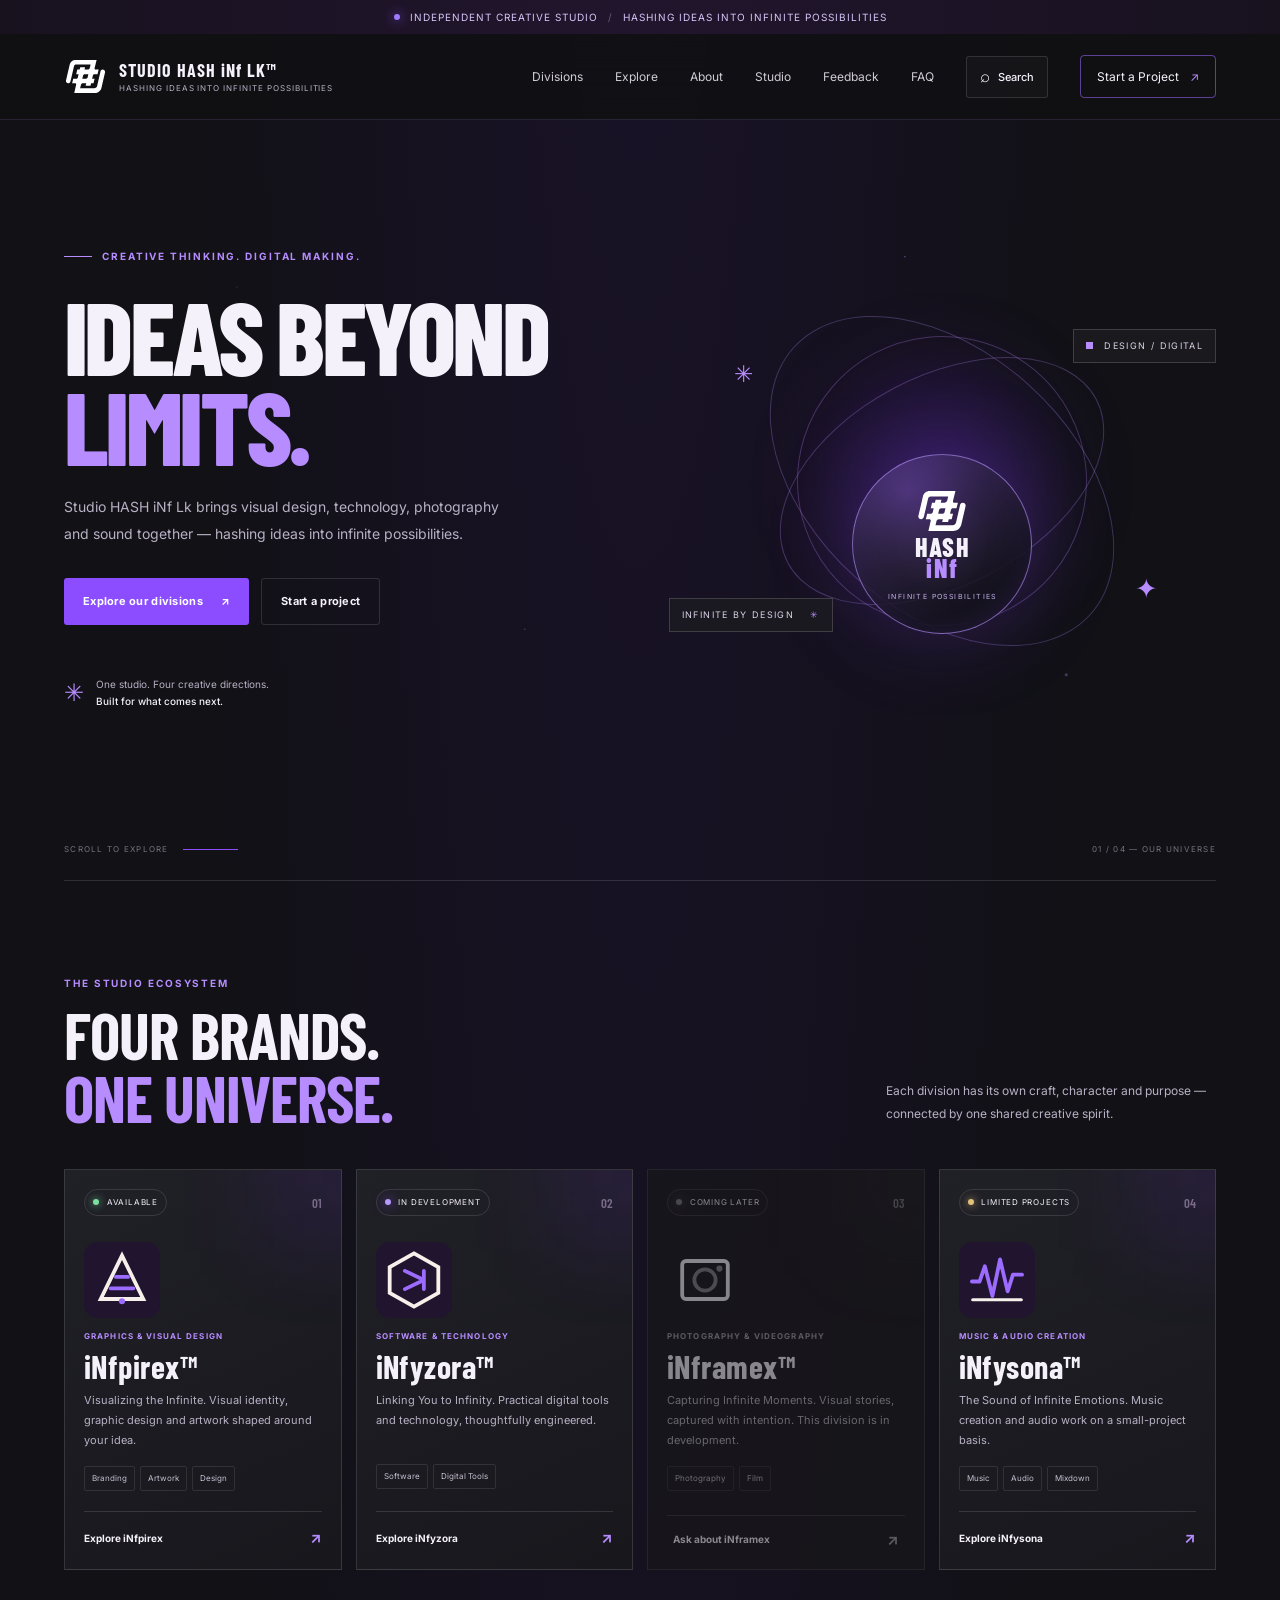
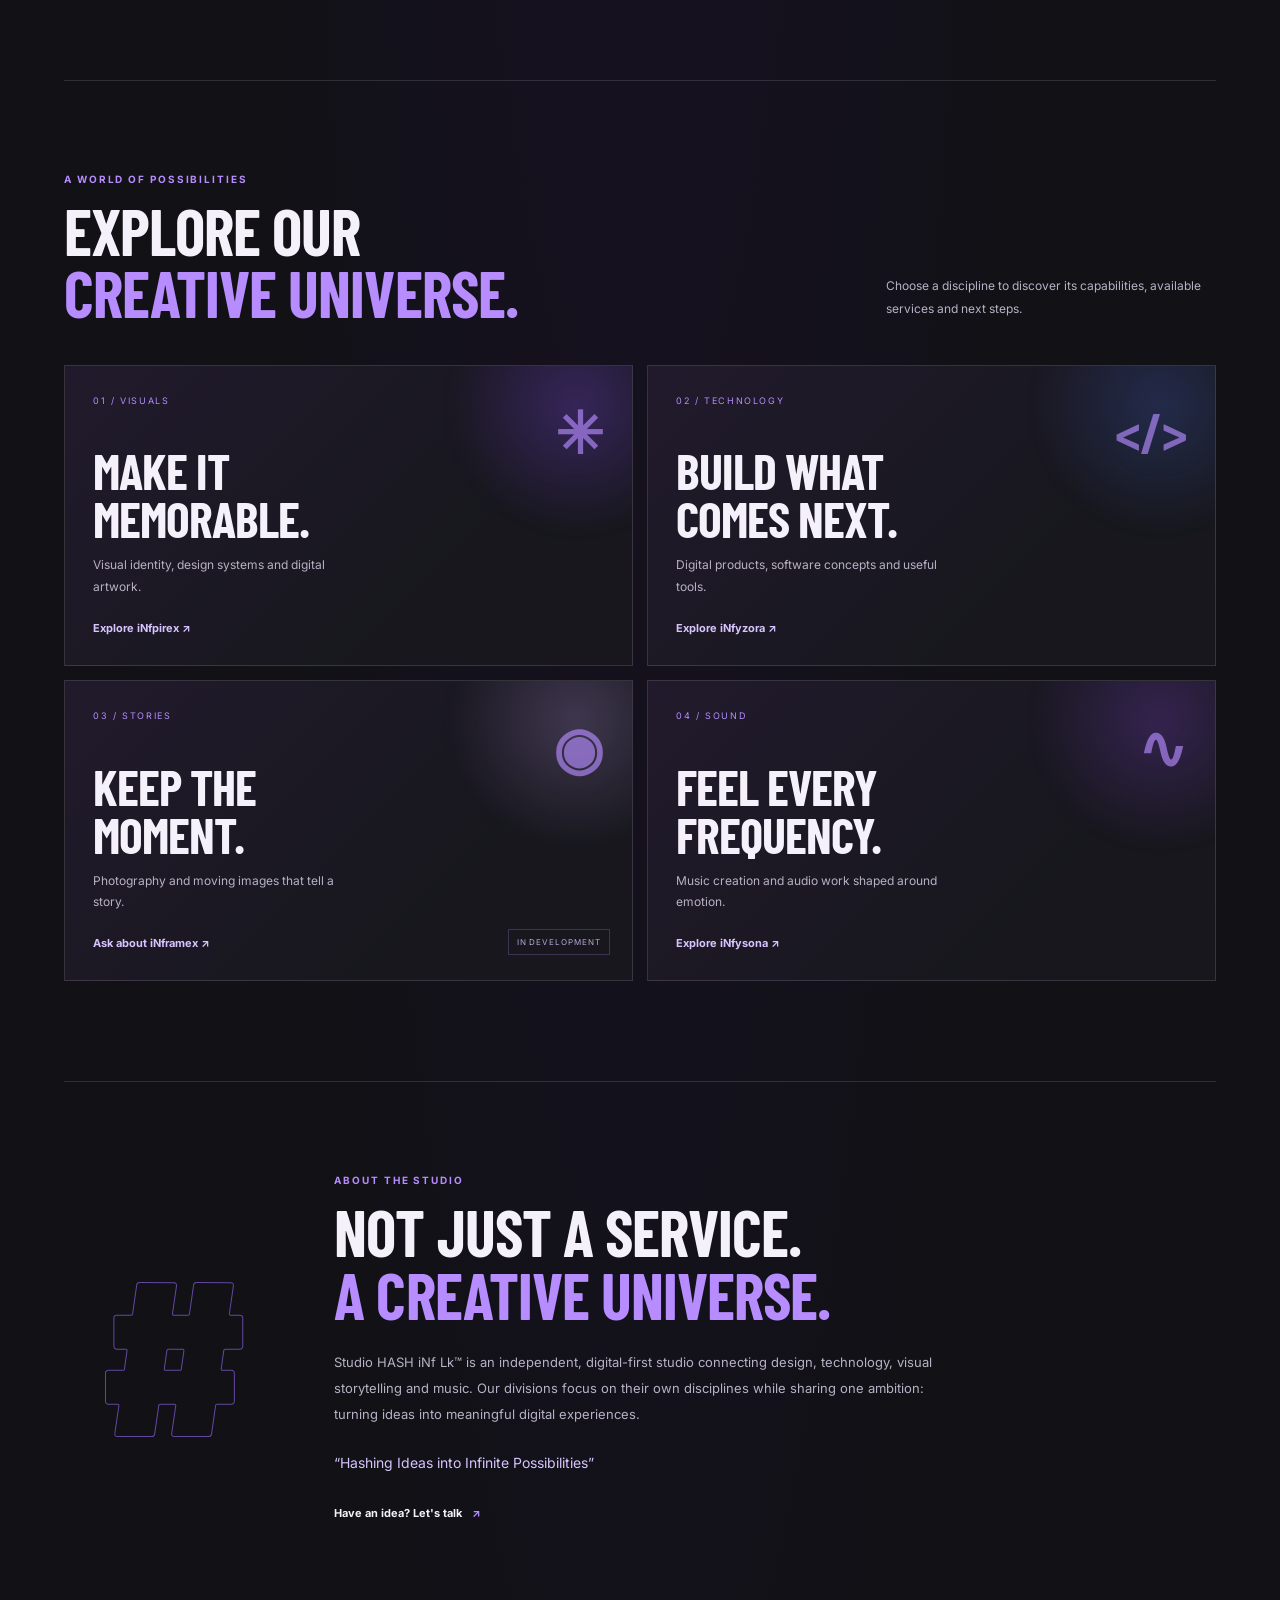
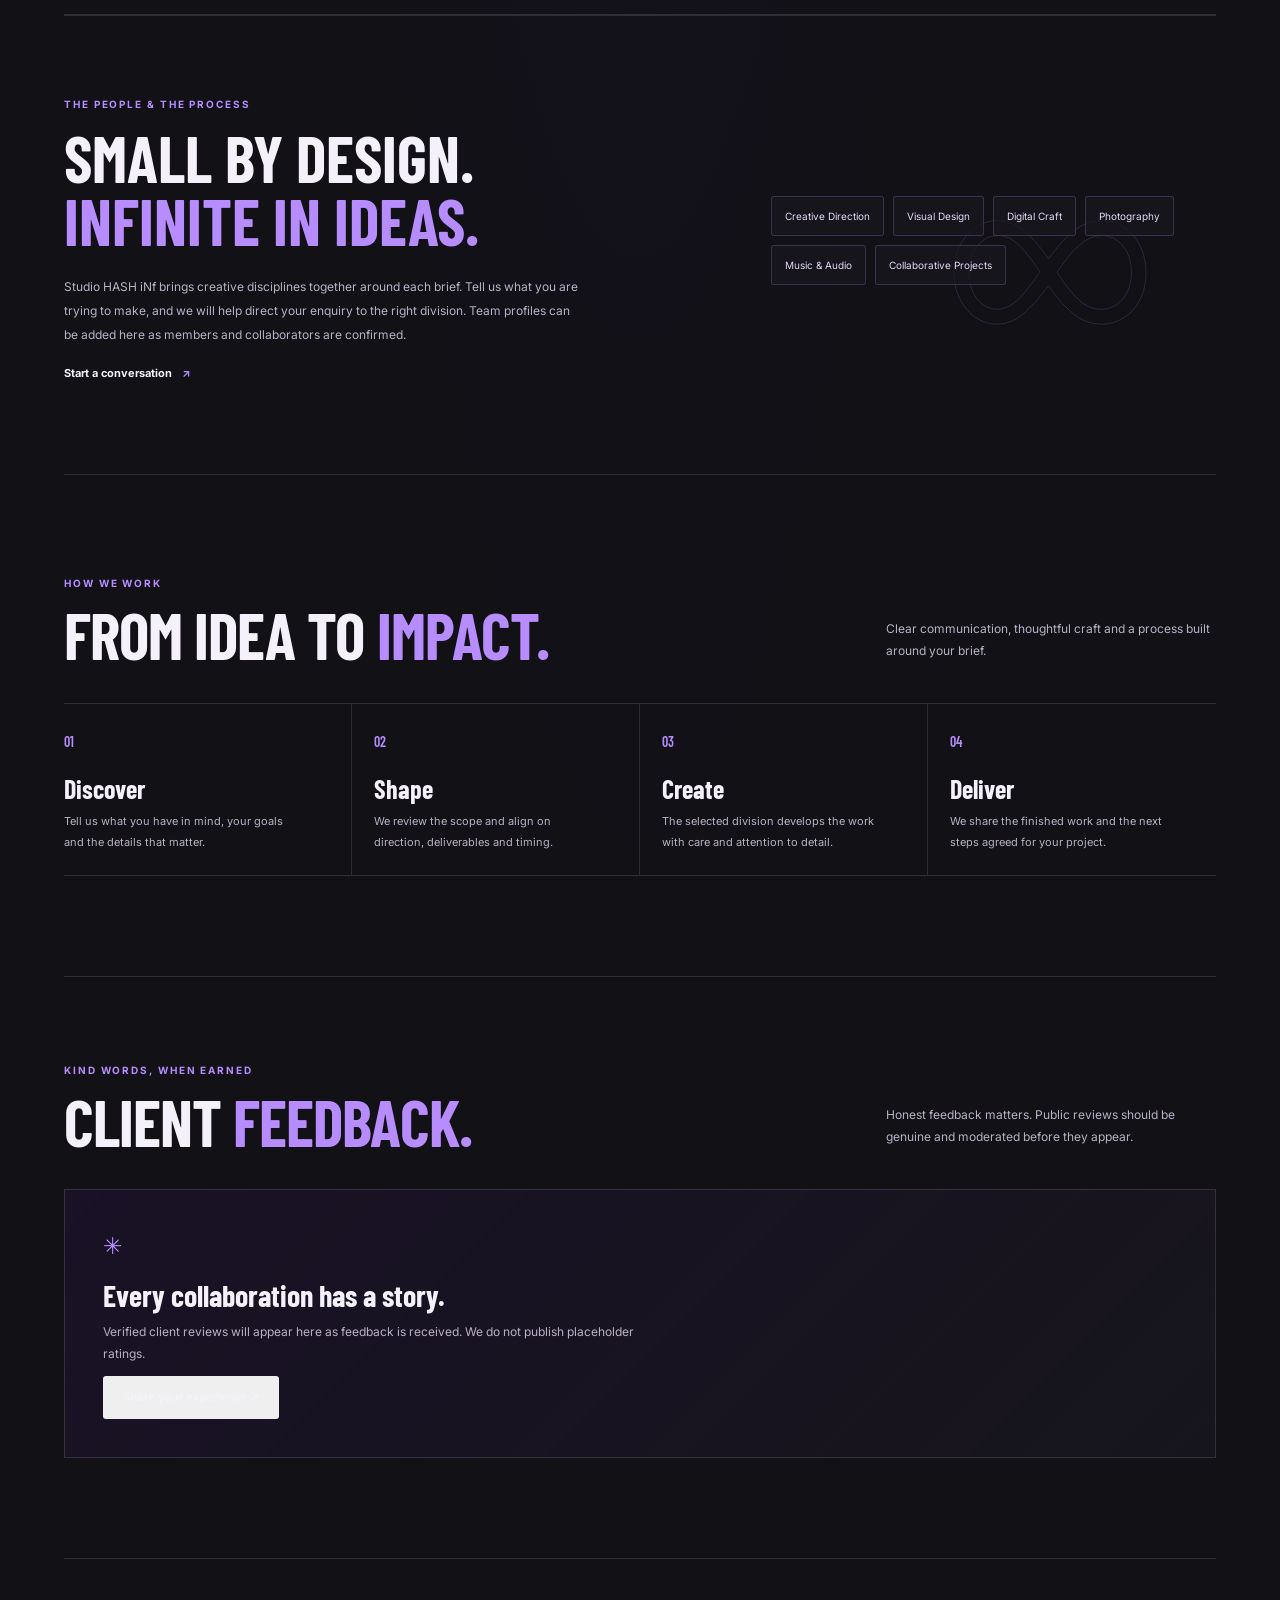
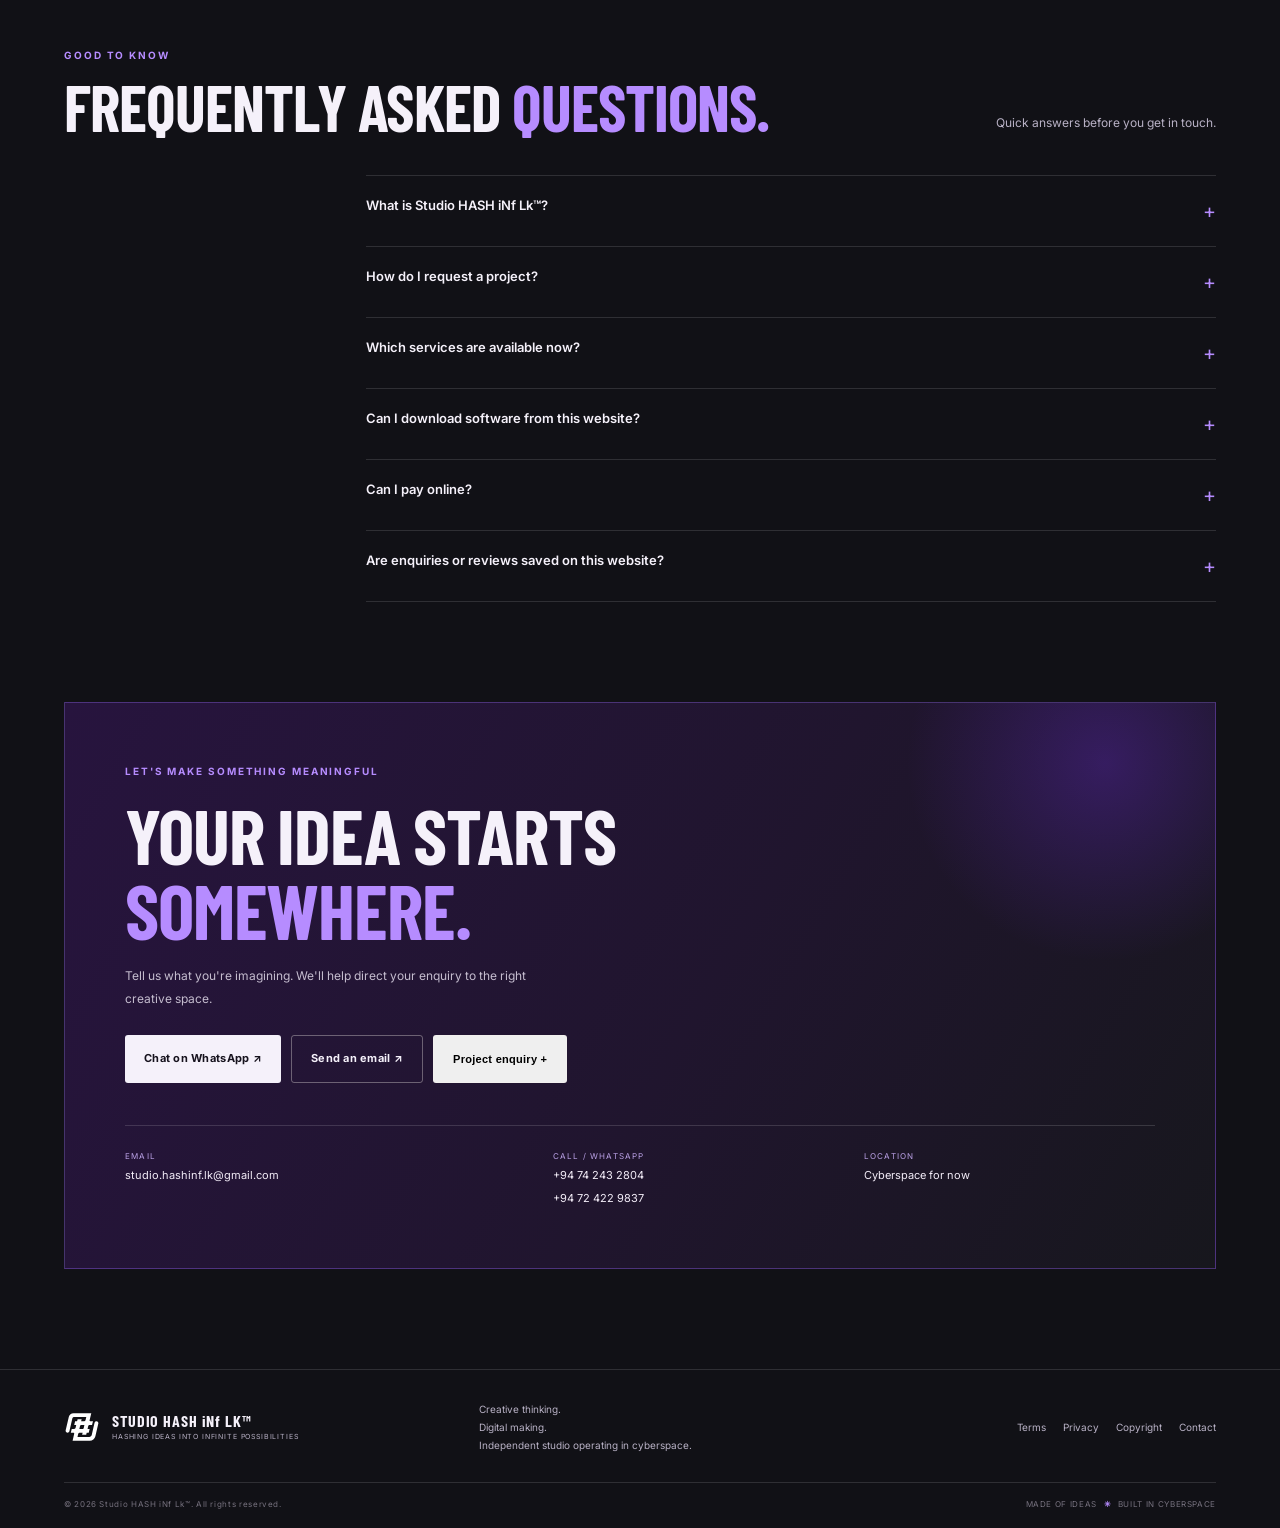
<file: index.html>
<!doctype html>
<html lang="en">
<head>
  <meta charset="utf-8">
  <meta name="viewport" content="width=device-width, initial-scale=1">
  <meta name="theme-color" content="#111116">
  <meta name="description" content="Studio HASH iNf Lk™ — Hashing Ideas into Infinite Possibilities. Graphic design, technology, photography and music.">
  <meta property="og:title" content="Studio HASH iNf Lk™">
  <meta property="og:description" content="Hashing Ideas into Infinite Possibilities. One studio, four creative directions.">
  <meta property="og:type" content="website">
  <title>Studio HASH iNf Lk™ — Infinite Possibilities</title>
  <link rel="icon" href="assets/logos/main-logo.svg" type="image/svg+xml">
  <link rel="preconnect" href="https://fonts.googleapis.com">
  <link rel="preconnect" href="https://fonts.gstatic.com" crossorigin>
  <link href="https://fonts.googleapis.com/css2?family=Barlow+Condensed:wght@500;600;700;800&family=Inter:wght@400;500;600;700&display=swap" rel="stylesheet">
  <link rel="stylesheet" href="css/main.css">
  <link rel="stylesheet" href="css/redesign.css">
</head>
<body>
  <a class="skip-link" href="#main">Skip to content</a>
  <div class="announcement"><span class="status-dot"></span> INDEPENDENT CREATIVE STUDIO <span class="announcement-sep">/</span> HASHING IDEAS INTO INFINITE POSSIBILITIES</div>

  <header class="site-header">
    <a class="brand-lockup" href="index.html" aria-label="Studio HASH iNf Lk home">
      <img src="assets/logos/main-logo.svg" alt="" class="header-logo">
      <span><strong>STUDIO HASH iNf LK™</strong><small>HASHING IDEAS INTO INFINITE POSSIBILITIES</small></span>
    </a>
    <button class="menu-toggle" aria-label="Toggle navigation" aria-expanded="false" aria-controls="main-navigation">☰</button>
    <nav class="main-nav" id="main-navigation" aria-label="Main navigation">
      <a href="#brands">Divisions</a><a href="#showcase">Explore</a><a href="#about">About</a><a href="#team">Studio</a><a href="#reviews">Feedback</a><a href="#faq">FAQ</a>
      <button class="nav-search" type="button" data-open-search aria-label="Search this website">⌕ <span>Search</span></button>
      <a class="nav-contact" href="#contact">Start a Project <span>↗</span></a>
    </nav>
  </header>

  <main id="main">
    <section class="hero section-wrap" id="home">
      <div class="hero-copy">
        <div class="eyebrow"><span class="eyebrow-line"></span> CREATIVE THINKING. DIGITAL MAKING.</div>
        <h1>Ideas beyond<br><span>limits.</span></h1>
        <p class="hero-lead">Studio HASH iNf Lk brings visual design, technology, photography and sound together — hashing ideas into infinite possibilities.</p>
        <div class="hero-actions"><a class="button button-primary" href="#brands">Explore our divisions <span>↗</span></a><a class="button button-ghost" href="#contact">Start a project</a></div>
        <div class="hero-note"><span class="hero-note-icon">✳</span><span>One studio. Four creative directions.<br><b>Built for what comes next.</b></span></div>
      </div>
      <div class="hero-art" aria-label="Abstract purple orbital artwork">
        <div class="space-glow"></div><div class="orbit orbit-one"></div><div class="orbit orbit-two"></div><div class="orbit orbit-three"></div>
        <div class="hero-core"><img src="assets/logos/main-logo.svg" alt="" onerror="this.hidden=true"><span>HASH<br><i>iNf</i></span><small>INFINITE POSSIBILITIES</small></div>
        <div class="float-tag tag-top"><span class="tag-square"></span> DESIGN / DIGITAL</div>
        <div class="float-tag tag-bottom">INFINITE BY DESIGN <span>✳</span></div>
        <div class="hero-star star-one">✳</div><div class="hero-star star-two">✦</div>
      </div>
      <div class="hero-bottom"><span>SCROLL TO EXPLORE</span><span class="scroll-line"></span><span>01 / 04 — OUR UNIVERSE</span></div>
    </section>

    <section class="brand-section section-wrap" id="brands">
      <div class="section-heading"><div><div class="eyebrow">THE STUDIO ECOSYSTEM</div><h2>Four brands.<br><span>One universe.</span></h2></div><p>Each division has its own craft, character and purpose — connected by one shared creative spirit.</p></div>
      <div class="brand-grid">
        <article class="brand-card">
          <div class="card-top"><span class="status-pill live"><i></i> AVAILABLE</span><span class="card-number">01</span></div>
          <img class="brand-logo" src="assets/logos/infpirex-logo.svg" alt="iNfpirex logo">
          <div class="brand-category">GRAPHICS & VISUAL DESIGN</div><h3>iNfpirex™</h3>
          <p>Visualizing the Infinite. Visual identity, graphic design and artwork shaped around your idea.</p>
          <div class="card-tags"><span>Branding</span><span>Artwork</span><span>Design</span></div>
          <a class="card-link" href="pages/graphics.html">Explore iNfpirex <span>↗</span></a>
        </article>
        <article class="brand-card">
          <div class="card-top"><span class="status-pill soon"><i></i> IN DEVELOPMENT</span><span class="card-number">02</span></div>
          <img class="brand-logo" src="assets/logos/infyzora-logo.svg" alt="iNfyzora logo">
          <div class="brand-category">SOFTWARE & TECHNOLOGY</div><h3>iNfyzora™</h3>
          <p>Linking You to Infinity. Practical digital tools and technology, thoughtfully engineered.</p>
          <div class="card-tags"><span>Software</span><span>Digital Tools</span></div>
          <a class="card-link" href="pages/software.html">Explore iNfyzora <span>↗</span></a>
        </article>
        <article class="brand-card brand-disabled">
          <div class="card-top"><span class="status-pill muted"><i></i> COMING LATER</span><span class="card-number">03</span></div>
          <img class="brand-logo" src="assets/logos/inframex-logo.svg" alt="iNframex logo">
          <div class="brand-category">PHOTOGRAPHY & VIDEOGRAPHY</div><h3>iNframex™</h3>
          <p>Capturing Infinite Moments. Visual stories, captured with intention. This division is in development.</p>
          <div class="card-tags"><span>Photography</span><span>Film</span></div>
          <button class="card-link card-link-button" type="button" data-open-enquiry data-division="iNframex — Photography & Videography">Ask about iNframex <span>↗</span></button>
        </article>
        <article class="brand-card">
          <div class="card-top"><span class="status-pill limited"><i></i> LIMITED PROJECTS</span><span class="card-number">04</span></div>
          <img class="brand-logo" src="assets/logos/infysona-logo.svg" alt="iNfysona logo">
          <div class="brand-category">MUSIC & AUDIO CREATION</div><h3>iNfysona™</h3>
          <p>The Sound of Infinite Emotions. Music creation and audio work on a small-project basis.</p>
          <div class="card-tags"><span>Music</span><span>Audio</span><span>Mixdown</span></div>
          <a class="card-link" href="pages/music.html">Explore iNfysona <span>↗</span></a>
        </article>
      </div>
    </section>

    <section class="showcase section-wrap" id="showcase">
      <div class="section-heading"><div><div class="eyebrow">A WORLD OF POSSIBILITIES</div><h2>Explore our<br><span>creative universe.</span></h2></div><p>Choose a discipline to discover its capabilities, available services and next steps.</p></div>
      <div class="showcase-grid">
        <a class="showcase-card showcase-graphics" href="pages/graphics.html" data-search-item="graphic design branding logo poster artwork visual identity">
          <span class="showcase-index">01 / VISUALS</span><span class="showcase-symbol">✳</span><span class="showcase-title">Make it<br>memorable.</span><span class="showcase-description">Visual identity, design systems and digital artwork.</span><span class="showcase-link">Explore iNfpirex ↗</span>
        </a>
        <a class="showcase-card showcase-tech" href="pages/software.html" data-search-item="software technology web app tools development">
          <span class="showcase-index">02 / TECHNOLOGY</span><span class="showcase-symbol">&lt;/&gt;</span><span class="showcase-title">Build what<br>comes next.</span><span class="showcase-description">Digital products, software concepts and useful tools.</span><span class="showcase-link">Explore iNfyzora ↗</span>
        </a>
        <button class="showcase-card showcase-photo showcase-card-button" type="button" data-open-enquiry data-division="iNframex — Photography & Videography">
          <span class="showcase-index">03 / STORIES</span><span class="showcase-symbol">◉</span><span class="showcase-title">Keep the<br>moment.</span><span class="showcase-description">Photography and moving images that tell a story.</span><span class="showcase-link">Ask about iNframex ↗</span><span class="showcase-status">IN DEVELOPMENT</span>
        </button>
        <a class="showcase-card showcase-audio" href="pages/music.html" data-search-item="music audio sound mixing mixdown mastering dubbing">
          <span class="showcase-index">04 / SOUND</span><span class="showcase-symbol">∿</span><span class="showcase-title">Feel every<br>frequency.</span><span class="showcase-description">Music creation and audio work shaped around emotion.</span><span class="showcase-link">Explore iNfysona ↗</span>
        </a>
      </div>
    </section>

    <section class="manifesto section-wrap" id="about">
      <div class="manifesto-mark">#</div><div class="manifesto-content"><div class="eyebrow">ABOUT THE STUDIO</div><h2>Not just a service.<br><span>A creative universe.</span></h2><p>Studio HASH iNf Lk™ is an independent, digital-first studio connecting design, technology, visual storytelling and music. Our divisions focus on their own disciplines while sharing one ambition: turning ideas into meaningful digital experiences.</p><p class="tagline-line">“Hashing Ideas into Infinite Possibilities”</p><a class="text-link" href="#contact">Have an idea? Let's talk <span>↗</span></a></div>
    </section>

    <section class="team-section section-wrap" id="team">
      <div class="team-orbit" aria-hidden="true">∞</div>
      <div class="team-copy"><div class="eyebrow">THE PEOPLE & THE PROCESS</div><h2>Small by design.<br><span>Infinite in ideas.</span></h2><p>Studio HASH iNf brings creative disciplines together around each brief. Tell us what you are trying to make, and we will help direct your enquiry to the right division. Team profiles can be added here as members and collaborators are confirmed.</p><a class="text-link" href="#contact">Start a conversation <span>↗</span></a></div>
      <div class="team-pill-list"><span>Creative Direction</span><span>Visual Design</span><span>Digital Craft</span><span>Photography</span><span>Music & Audio</span><span>Collaborative Projects</span></div>
    </section>

    <section class="process section-wrap">
      <div class="section-heading compact"><div><div class="eyebrow">HOW WE WORK</div><h2>From idea to <span>impact.</span></h2></div><p>Clear communication, thoughtful craft and a process built around your brief.</p></div>
      <div class="process-grid">
        <div class="process-step"><span>01</span><h3>Discover</h3><p>Tell us what you have in mind, your goals and the details that matter.</p></div>
        <div class="process-step"><span>02</span><h3>Shape</h3><p>We review the scope and align on direction, deliverables and timing.</p></div>
        <div class="process-step"><span>03</span><h3>Create</h3><p>The selected division develops the work with care and attention to detail.</p></div>
        <div class="process-step"><span>04</span><h3>Deliver</h3><p>We share the finished work and the next steps agreed for your project.</p></div>
      </div>
    </section>

    <section class="reviews section-wrap" id="reviews">
      <div class="section-heading compact"><div><div class="eyebrow">KIND WORDS, WHEN EARNED</div><h2>Client <span>feedback.</span></h2></div><p>Honest feedback matters. Public reviews should be genuine and moderated before they appear.</p></div>
      <div class="review-empty-state"><span class="review-empty-icon">✳</span><h3>Every collaboration has a story.</h3><p>Verified client reviews will appear here as feedback is received. We do not publish placeholder ratings.</p><button class="button button-ghost" type="button" data-open-feedback>Share your experience ↗</button></div>
    </section>

    <section class="faq-section section-wrap" id="faq">
      <div class="section-heading compact"><div><div class="eyebrow">GOOD TO KNOW</div><h2>Frequently asked <span>questions.</span></h2></div><p>Quick answers before you get in touch.</p></div>
      <div class="faq-list">
        <details><summary>What is Studio HASH iNf Lk™?<span>+</span></summary><p>An independent creative studio connecting graphics, technology, photography and videography, and music creation under one main brand.</p></details>
        <details><summary>How do I request a project?<span>+</span></summary><p>Use the project enquiry form or contact us by email or WhatsApp with a short description of your requirements. An enquiry is not a confirmed booking or order.</p></details>
        <details><summary>Which services are available now?<span>+</span></summary><p>iNfpirex is available for graphic design enquiries. iNfysona is considering a limited number of music and audio projects. iNfyzora is in development, and iNframex is not yet open for bookings.</p></details>
        <details><summary>Can I download software from this website?<span>+</span></summary><p>When a product is officially released, its page should show the version, supported platforms, requirements and verified download links. Unreleased products will not have active download buttons.</p></details>
        <details><summary>Can I pay online?<span>+</span></summary><p>This version does not process online payments. Project scope, pricing, availability and payment arrangements are discussed directly before an order is confirmed.</p></details>
        <details><summary>Are enquiries or reviews saved on this website?<span>+</span></summary><p>Not yet. The current forms prepare an email in your default email application. Firebase persistence and secure admin review tools are a separate integration phase.</p></details>
      </div>
    </section>

    <section class="contact-section section-wrap" id="contact">
      <div class="contact-panel"><div class="contact-glow"></div><div class="eyebrow">LET'S MAKE SOMETHING MEANINGFUL</div><h2>Your idea starts<br><span>somewhere.</span></h2><p>Tell us what you're imagining. We'll help direct your enquiry to the right creative space.</p>
        <div class="contact-actions"><a class="button button-light" href="https://wa.me/94742432804" target="_blank" rel="noopener noreferrer">Chat on WhatsApp ↗</a><a class="button button-outline-light" href="mailto:studio.hashinf.lk@gmail.com">Send an email ↗</a><button class="button button-outline-light" type="button" data-open-enquiry>Project enquiry +</button></div>
        <div class="contact-details"><div><small>EMAIL</small><a href="mailto:studio.hashinf.lk@gmail.com">studio.hashinf.lk@gmail.com</a></div><div><small>CALL / WHATSAPP</small><a href="tel:+94742432804">+94 74 243 2804</a><a href="tel:+94724229837">+94 72 422 9837</a></div><div><small>LOCATION</small><span>Cyberspace for now</span></div></div>
      </div>
    </section>
  </main>

  <footer class="site-footer">
    <div class="footer-main"><a class="brand-lockup footer-lockup" href="index.html"><img src="assets/logos/main-logo.svg" alt="" class="footer-logo"><span><strong>STUDIO HASH iNf LK™</strong><small>HASHING IDEAS INTO INFINITE POSSIBILITIES</small></span></a><p>Creative thinking.<br>Digital making.<br>Independent studio operating in cyberspace.</p><div class="footer-links"><a href="pages/terms.html">Terms</a><a href="pages/privacy.html">Privacy</a><a href="pages/copyright.html">Copyright</a><a href="pages/contact.html">Contact</a></div></div>
    <div class="footer-bottom"><span>© <span id="year">2026</span> Studio HASH iNf Lk™. All rights reserved.</span><span>MADE OF IDEAS <b>✳</b> BUILT IN CYBERSPACE</span></div>
  </footer>

  <div class="site-modal" id="enquiry-modal" aria-hidden="true" role="dialog" aria-modal="true" aria-labelledby="enquiry-title">
    <div class="modal-backdrop" data-close-modal></div><div class="modal-panel"><button class="modal-close" type="button" data-close-modal aria-label="Close dialog">×</button><div class="eyebrow">LET'S BUILD SOMETHING</div><h2 id="enquiry-title">Start a <span>project.</span></h2><p class="modal-intro">Share a few details and your email app will prepare an enquiry. Nothing is submitted or stored by this page.</p>
      <form id="enquiry-form" class="studio-form">
        <label>Your name<input name="name" autocomplete="name" required maxlength="100" placeholder="How should we address you?"></label>
        <label>Email address<input name="email" type="email" autocomplete="email" required maxlength="160" placeholder="you@example.com"></label>
        <label>Creative division<select name="division" required><option value="">Choose a division</option><option>iNfpirex — Graphic Design</option><option>iNfyzora — Software & Technology</option><option>iNframex — Photography & Videography</option><option>iNfysona — Music & Audio</option><option>General / Not sure yet</option></select></label>
        <label>Project details<textarea name="details" rows="4" required maxlength="2500" placeholder="Tell us about your idea, goals and timing."></textarea></label>
        <button class="button button-primary" type="submit">Prepare email enquiry ↗</button><p class="form-note">This opens your default email application. Your details are not saved on this website.</p>
      </form>
    </div>
  </div>

  <div class="site-modal" id="feedback-modal" aria-hidden="true" role="dialog" aria-modal="true" aria-labelledby="feedback-title">
    <div class="modal-backdrop" data-close-modal></div><div class="modal-panel"><button class="modal-close" type="button" data-close-modal aria-label="Close dialog">×</button><div class="eyebrow">YOUR VOICE MATTERS</div><h2 id="feedback-title">Share your <span>experience.</span></h2><p class="modal-intro">Feedback is sent by email for review. It will not be displayed publicly automatically.</p>
      <form id="feedback-form" class="studio-form">
        <label>Your name<input name="name" required maxlength="100" placeholder="Your name or preferred display name"></label>
        <label>Service<select name="service" required><option value="">Choose a service</option><option>iNfpirex</option><option>iNfyzora</option><option>iNframex</option><option>iNfysona</option><option>General</option></select></label>
        <label>Rating<select name="rating" required><option value="">Select a rating</option><option value="5">5 — Excellent</option><option value="4">4 — Very good</option><option value="3">3 — Good</option><option value="2">2 — Could be better</option><option value="1">1 — Needs improvement</option></select></label>
        <label>Your feedback<textarea name="comment" rows="4" required maxlength="1800" placeholder="Share your experience respectfully."></textarea></label>
        <button class="button button-primary" type="submit">Prepare feedback email ↗</button><p class="form-note">Please do not include private or sensitive information.</p>
      </form>
    </div>
  </div>

  <div class="site-modal search-modal" id="search-modal" aria-hidden="true" role="dialog" aria-modal="true" aria-labelledby="search-title">
    <div class="modal-backdrop" data-close-modal></div><div class="modal-panel"><button class="modal-close" type="button" data-close-modal aria-label="Close dialog">×</button><div class="eyebrow">FIND YOUR WAY</div><h2 id="search-title">Search the <span>studio.</span></h2><label class="search-field"><span>⌕</span><input id="site-search-input" type="search" placeholder="Try “graphic design” or “music”" autocomplete="off"></label><div id="search-results" class="search-results"><p>Search services, pages and topics across the studio.</p></div></div>
  </div>

  <script src="js/main.js"></script>
  <script src="js/redesign.js"></script>
</body>
</html>
</file>
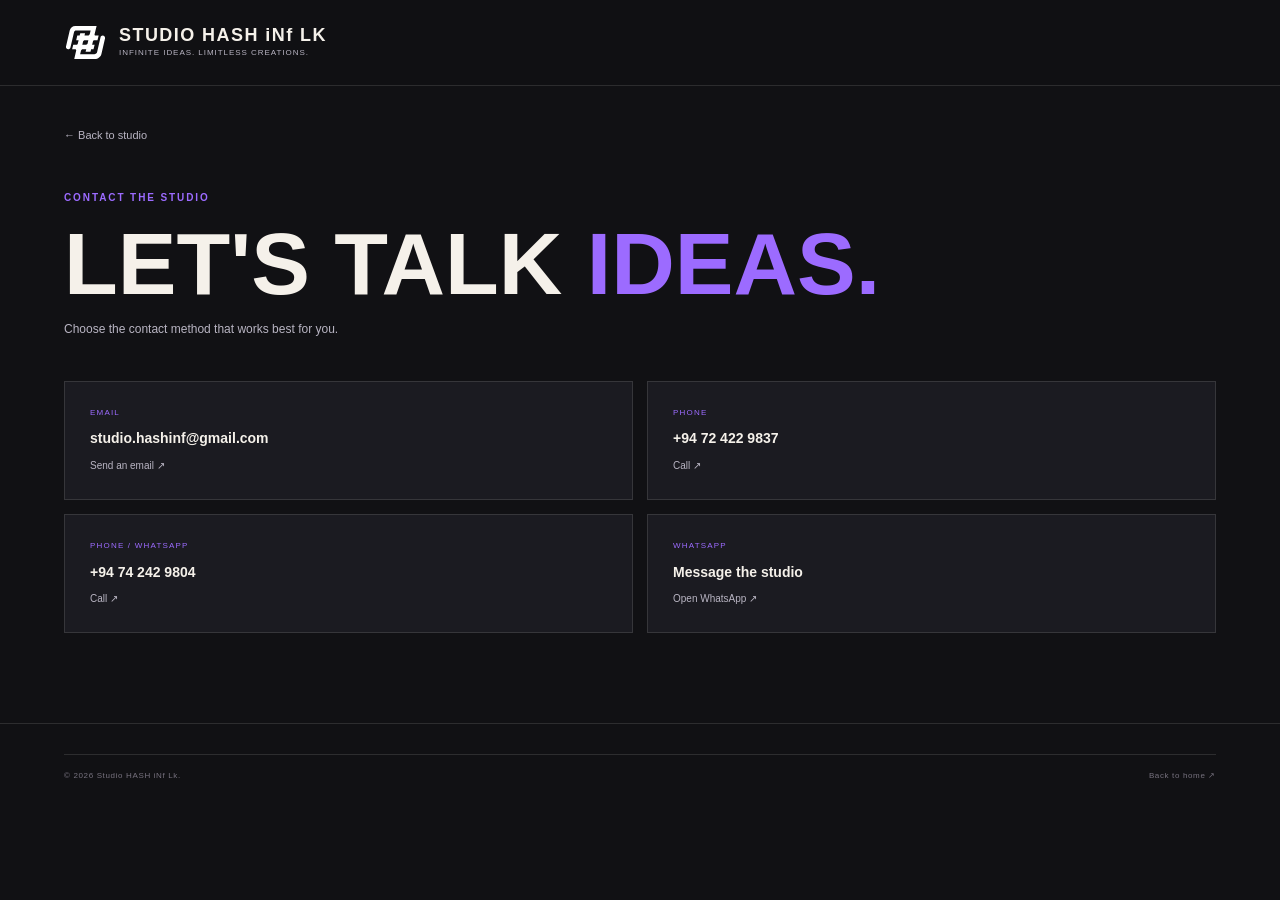
<file: pages/contact.html>
<!DOCTYPE html><html lang="en"><head><meta charset="UTF-8"><meta name="viewport" content="width=device-width, initial-scale=1"><title>Contact | Studio HASH iNf Lk</title><link rel="stylesheet" href="../css/main.css"><link rel="stylesheet" href="../css/pages.css"></head><body><header class="site-header"><a class="brand-lockup" href="../index.html"><img class="header-logo" src="../assets/logos/main-logo.svg" alt=""><span><strong>STUDIO HASH iNf LK</strong><small>INFINITE IDEAS. LIMITLESS CREATIONS.</small></span></a></header><main class="subpage section-wrap"><a class="back-link" href="../index.html">← Back to studio</a><div class="eyebrow">CONTACT THE STUDIO</div><h1 class="legal-title">Let's talk <span>ideas.</span></h1><p class="legal-intro">Choose the contact method that works best for you.</p><div class="contact-methods"><a href="mailto:studio.hashinf@gmail.com"><small>EMAIL</small><b>studio.hashinf@gmail.com</b><span>Send an email ↗</span></a><a href="tel:+94724229837"><small>PHONE</small><b>+94 72 422 9837</b><span>Call ↗</span></a><a href="tel:+94742432804"><small>PHONE / WHATSAPP</small><b>+94 74 242 9804</b><span>Call ↗</span></a><a href="https://wa.me/message/K6P3EEVAY2AJK1" target="_blank" rel="noopener"><small>WHATSAPP</small><b>Message the studio</b><span>Open WhatsApp ↗</span></a></div></main><footer class="site-footer"><div class="footer-bottom"><span>© <span class="year"></span> Studio HASH iNf Lk.</span><a href="../index.html">Back to home ↗</a></div></footer><script src="../js/pages.js"></script></body></html>
</file>
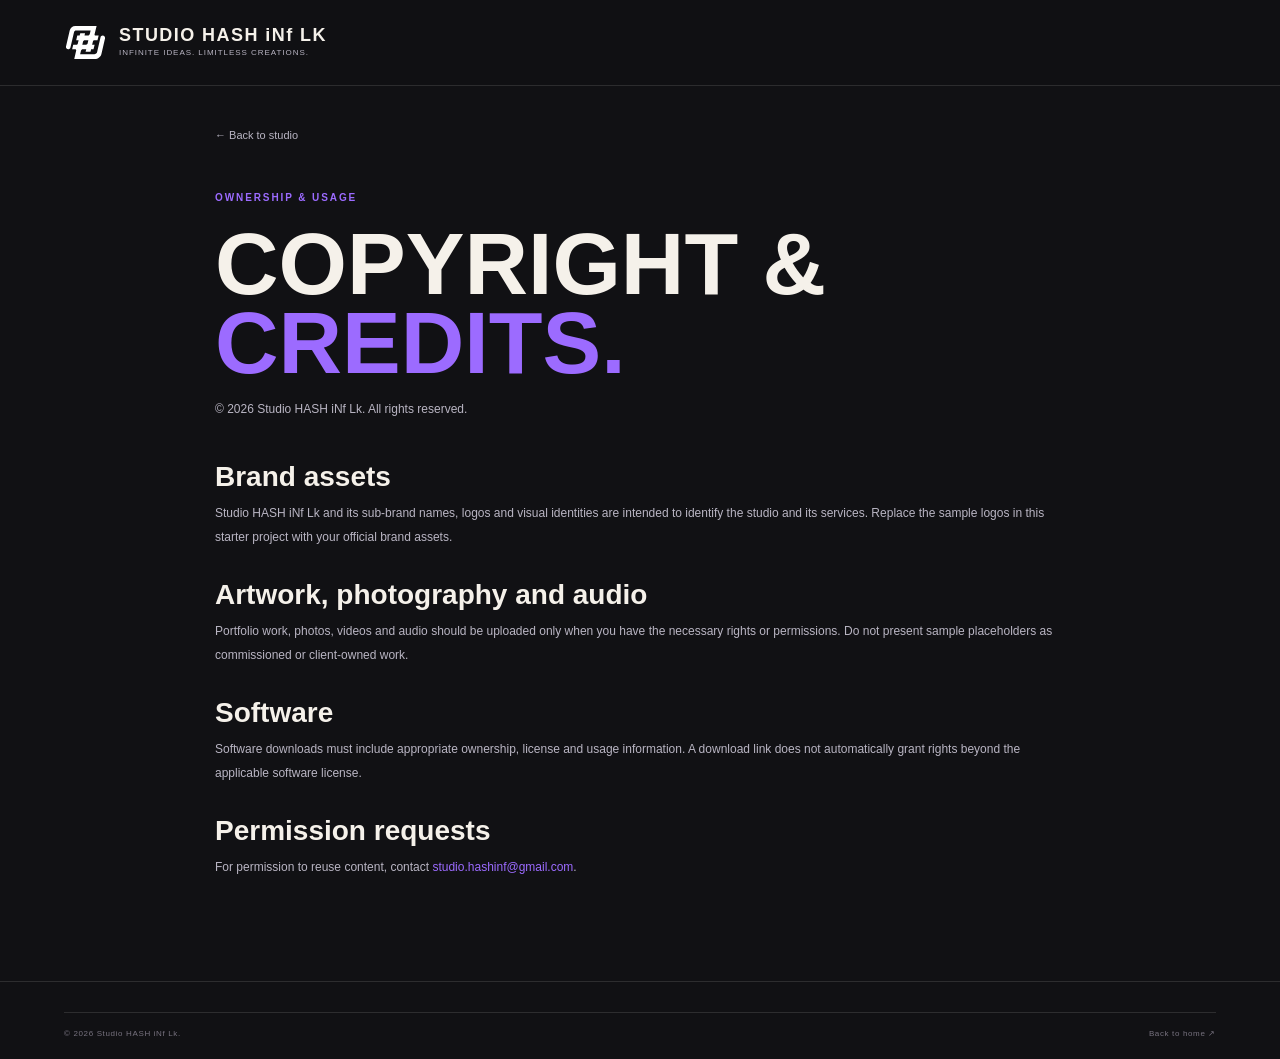
<file: pages/copyright.html>
<!DOCTYPE html><html lang="en"><head><meta charset="UTF-8"><meta name="viewport" content="width=device-width, initial-scale=1"><title>Copyright | Studio HASH iNf Lk</title><link rel="stylesheet" href="../css/main.css"><link rel="stylesheet" href="../css/pages.css"></head><body><header class="site-header"><a class="brand-lockup" href="../index.html"><img class="header-logo" src="../assets/logos/main-logo.svg" alt=""><span><strong>STUDIO HASH iNf LK</strong><small>INFINITE IDEAS. LIMITLESS CREATIONS.</small></span></a></header><main class="subpage section-wrap legal-page"><a class="back-link" href="../index.html">← Back to studio</a><div class="eyebrow">OWNERSHIP & USAGE</div><h1 class="legal-title">Copyright & <span>credits.</span></h1><p class="legal-intro">© <span class="year"></span> Studio HASH iNf Lk. All rights reserved.</p><h2>Brand assets</h2><p>Studio HASH iNf Lk and its sub-brand names, logos and visual identities are intended to identify the studio and its services. Replace the sample logos in this starter project with your official brand assets.</p><h2>Artwork, photography and audio</h2><p>Portfolio work, photos, videos and audio should be uploaded only when you have the necessary rights or permissions. Do not present sample placeholders as commissioned or client-owned work.</p><h2>Software</h2><p>Software downloads must include appropriate ownership, license and usage information. A download link does not automatically grant rights beyond the applicable software license.</p><h2>Permission requests</h2><p>For permission to reuse content, contact <a href="mailto:studio.hashinf@gmail.com">studio.hashinf@gmail.com</a>.</p></main><footer class="site-footer"><div class="footer-bottom"><span>© <span class="year"></span> Studio HASH iNf Lk.</span><a href="../index.html">Back to home ↗</a></div></footer><script src="../js/pages.js"></script></body></html>
</file>
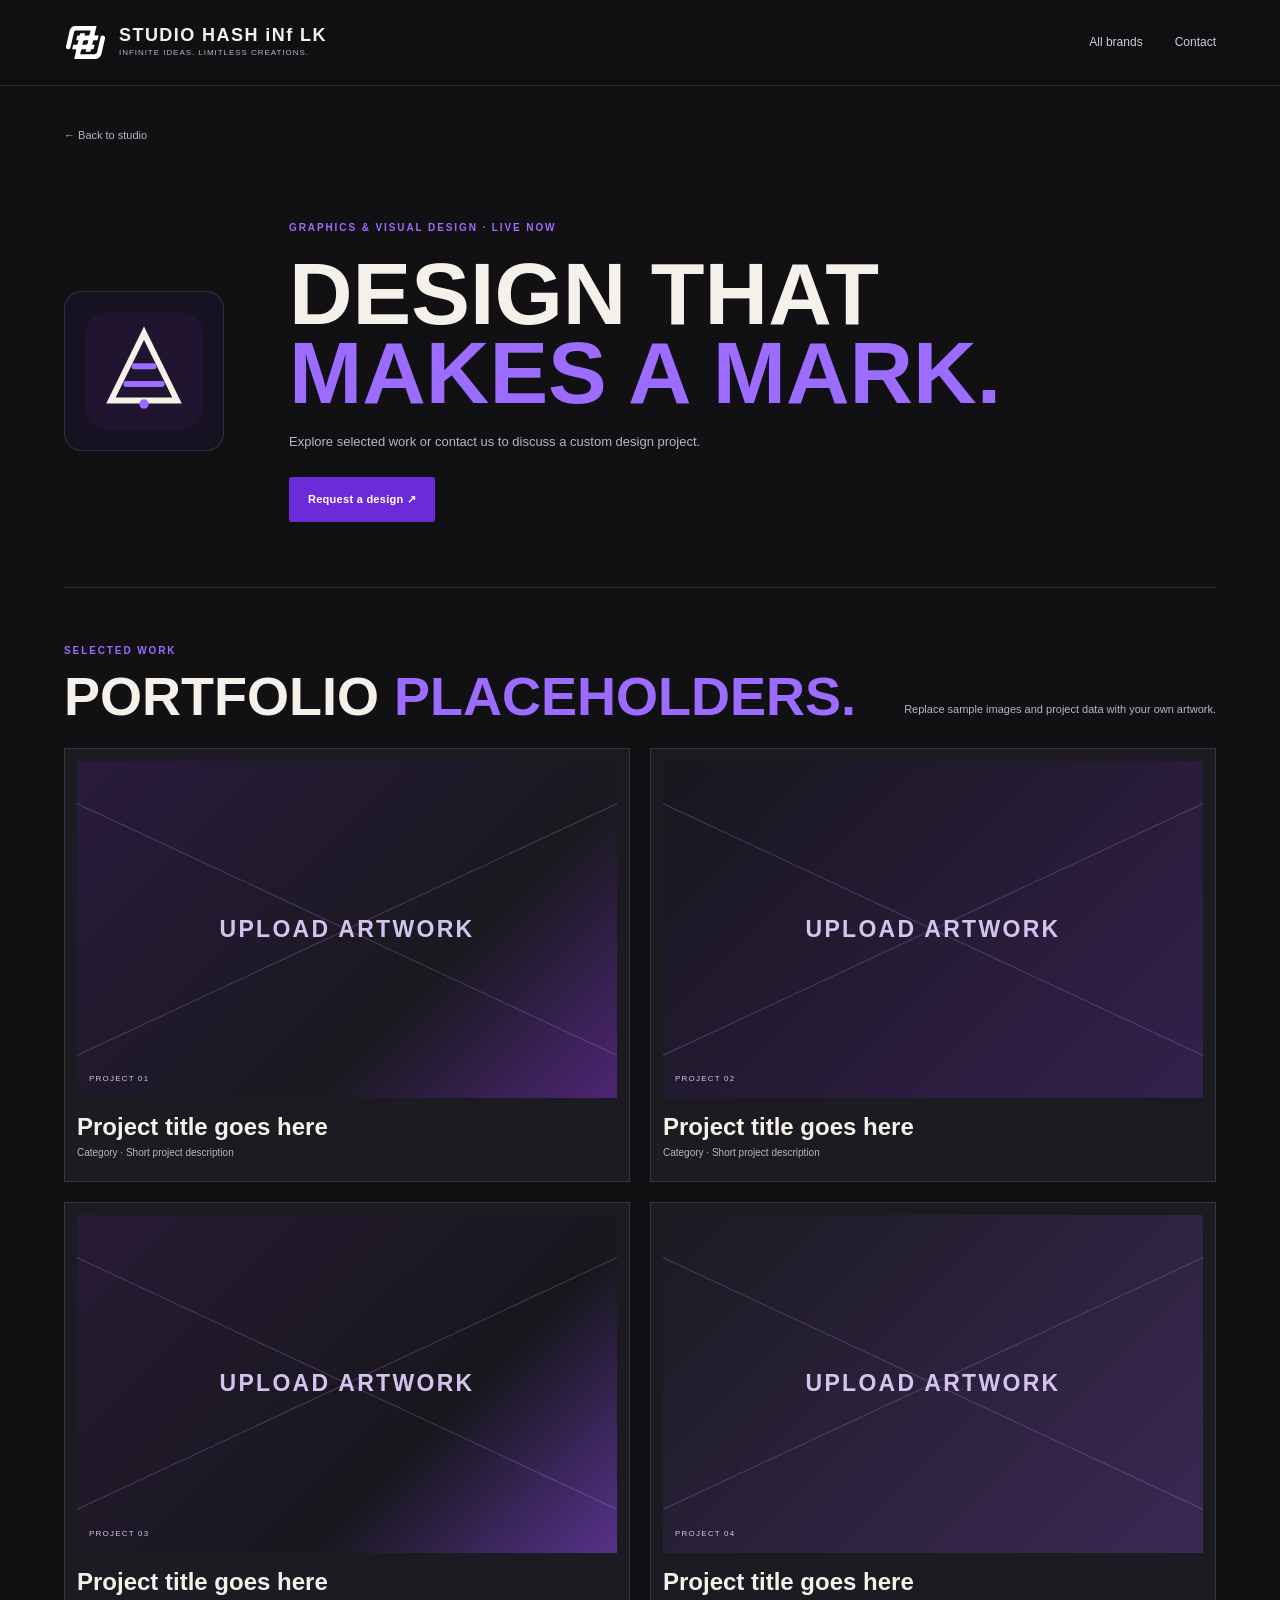
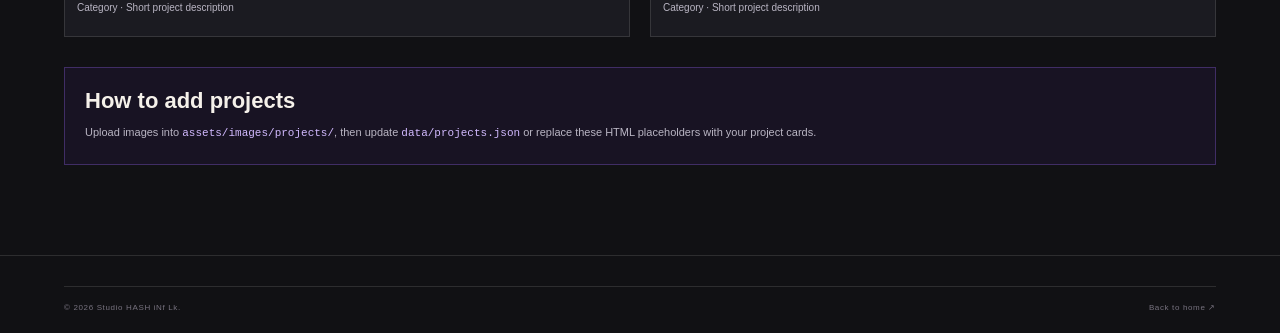
<file: pages/graphics.html>
<!DOCTYPE html><html lang="en"><head><meta charset="UTF-8"><meta name="viewport" content="width=device-width, initial-scale=1"><meta name="description" content="iNfpirex graphics portfolio by Studio HASH iNf Lk."><title>iNfpirex — Graphics | Studio HASH iNf Lk</title><link rel="stylesheet" href="../css/main.css"><link rel="stylesheet" href="../css/pages.css"><link rel="icon" href="../assets/logos/infpirex-logo.svg"></head><body><header class="site-header"><a class="brand-lockup" href="../index.html"><img class="header-logo" src="../assets/logos/main-logo.svg" alt=""><span><strong>STUDIO HASH iNf LK</strong><small>INFINITE IDEAS. LIMITLESS CREATIONS.</small></span></a><nav class="main-nav page-nav"><a href="../index.html#brands">All brands</a><a href="../index.html#contact">Contact</a></nav></header><main class="subpage section-wrap"><a class="back-link" href="../index.html">← Back to studio</a><div class="subpage-hero"><img src="../assets/logos/infpirex-logo.svg" alt="iNfpirex sample logo"><div><div class="eyebrow">GRAPHICS & VISUAL DESIGN · LIVE NOW</div><h1>Design that<br><span>makes a mark.</span></h1><p>Explore selected work or contact us to discuss a custom design project.</p><a class="button button-primary" href="https://wa.me/message/K6P3EEVAY2AJK1" target="_blank" rel="noopener">Request a design ↗</a></div></div><div class="subpage-heading"><div><div class="eyebrow">SELECTED WORK</div><h2>Portfolio <span>placeholders.</span></h2></div><p>Replace sample images and project data with your own artwork.</p></div><div class="portfolio-grid"><article class="portfolio-item"><div class="art-placeholder"><span>UPLOAD ARTWORK</span><small>PROJECT 01</small></div><h3>Project title goes here</h3><p>Category · Short project description</p></article><article class="portfolio-item"><div class="art-placeholder art-alt"><span>UPLOAD ARTWORK</span><small>PROJECT 02</small></div><h3>Project title goes here</h3><p>Category · Short project description</p></article><article class="portfolio-item"><div class="art-placeholder art-third"><span>UPLOAD ARTWORK</span><small>PROJECT 03</small></div><h3>Project title goes here</h3><p>Category · Short project description</p></article><article class="portfolio-item"><div class="art-placeholder art-fourth"><span>UPLOAD ARTWORK</span><small>PROJECT 04</small></div><h3>Project title goes here</h3><p>Category · Short project description</p></article></div><div class="notice-box"><b>How to add projects</b><p>Upload images into <code>assets/images/projects/</code>, then update <code>data/projects.json</code> or replace these HTML placeholders with your project cards.</p></div></main><footer class="site-footer"><div class="footer-bottom"><span>© <span class="year"></span> Studio HASH iNf Lk.</span><a href="../index.html">Back to home ↗</a></div></footer><script src="../js/pages.js"></script></body></html>
</file>
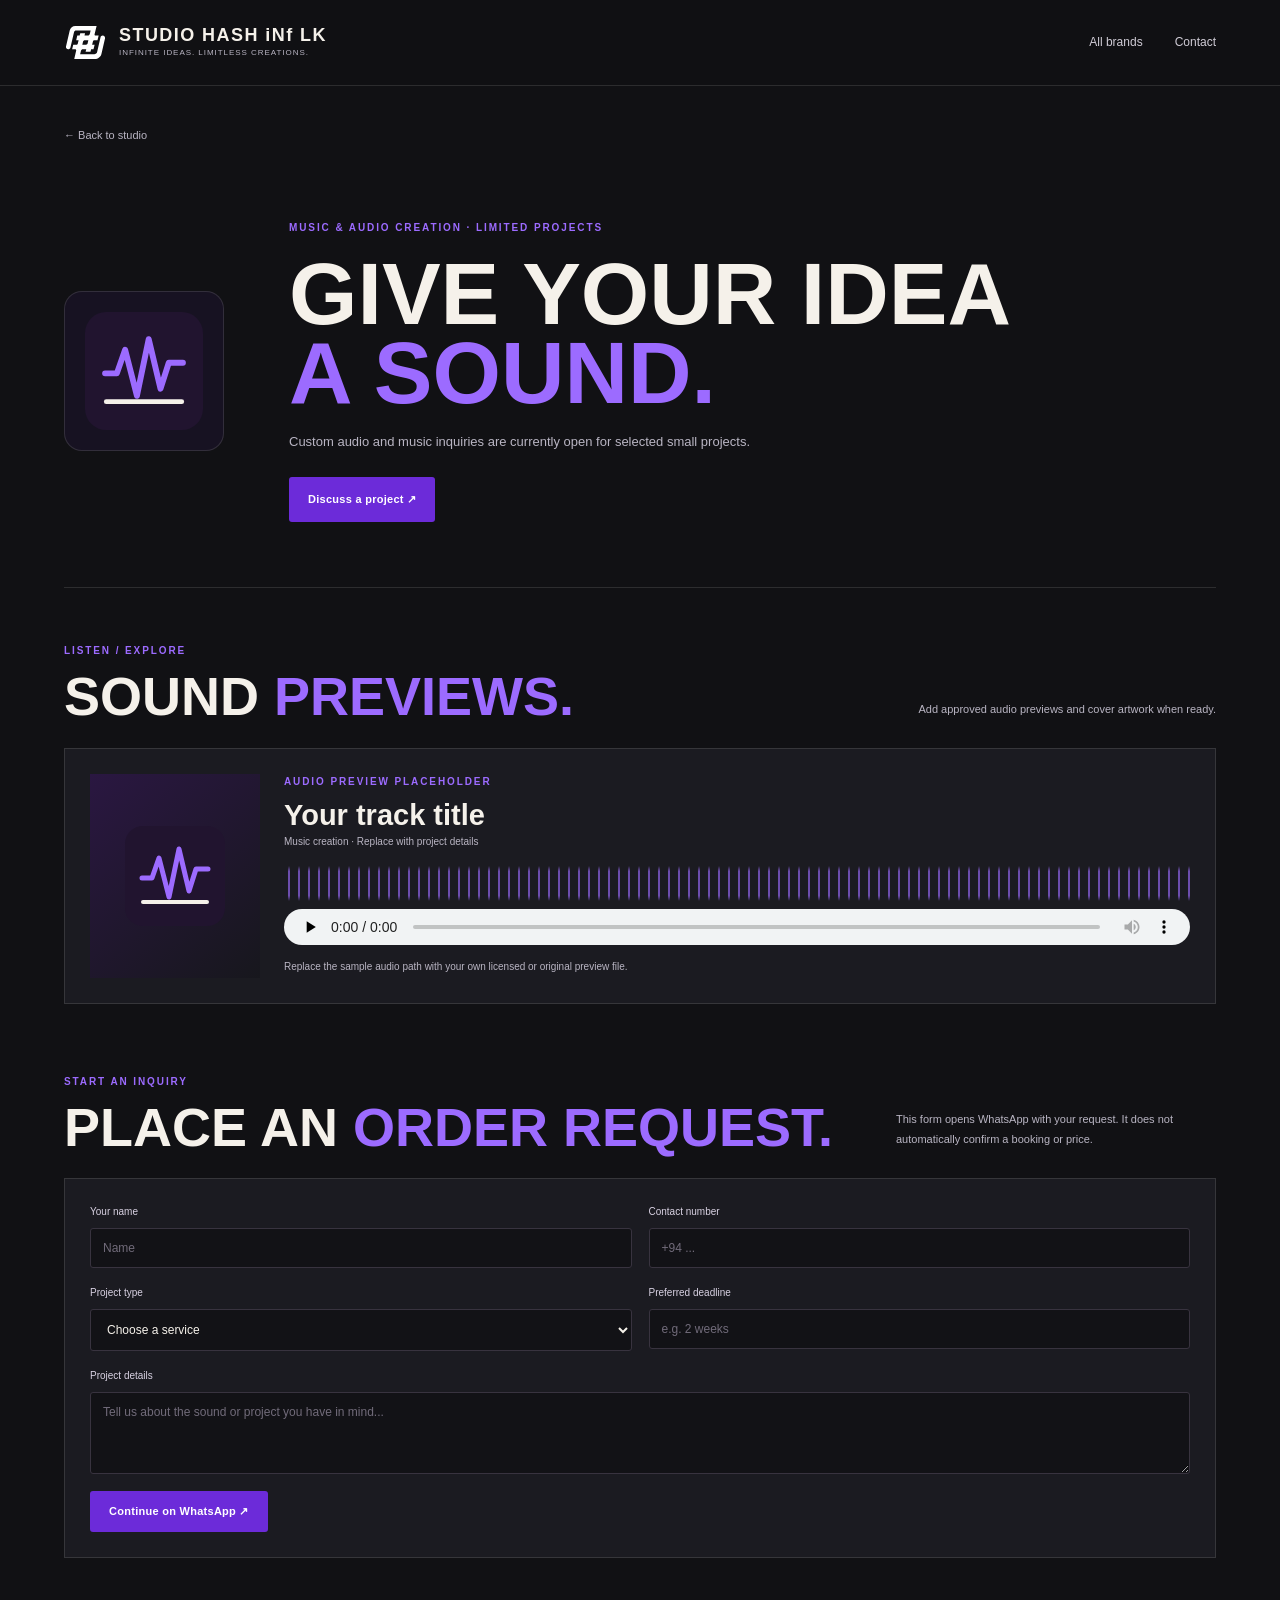
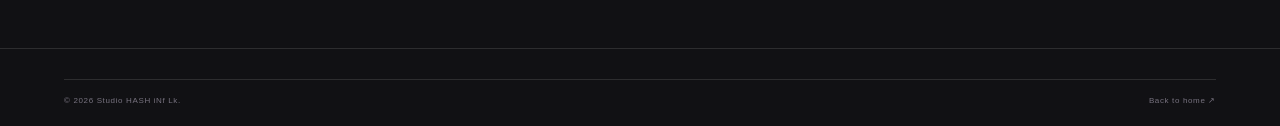
<file: pages/music.html>
<!DOCTYPE html><html lang="en"><head><meta charset="UTF-8"><meta name="viewport" content="width=device-width, initial-scale=1"><meta name="description" content="Music and audio creation by iNfysona."><title>iNfysona — Music Creations | Studio HASH iNf Lk</title><link rel="stylesheet" href="../css/main.css"><link rel="stylesheet" href="../css/pages.css"><link rel="icon" href="../assets/logos/infysona-logo.svg"></head><body><header class="site-header"><a class="brand-lockup" href="../index.html"><img class="header-logo" src="../assets/logos/main-logo.svg" alt=""><span><strong>STUDIO HASH iNf LK</strong><small>INFINITE IDEAS. LIMITLESS CREATIONS.</small></span></a><nav class="main-nav page-nav"><a href="../index.html#brands">All brands</a><a href="../index.html#contact">Contact</a></nav></header><main class="subpage section-wrap"><a class="back-link" href="../index.html">← Back to studio</a><div class="subpage-hero"><img src="../assets/logos/infysona-logo.svg" alt="iNfysona sample logo"><div><div class="eyebrow">MUSIC & AUDIO CREATION · LIMITED PROJECTS</div><h1>Give your idea<br><span>a sound.</span></h1><p>Custom audio and music inquiries are currently open for selected small projects.</p><a class="button button-primary" href="https://wa.me/message/K6P3EEVAY2AJK1" target="_blank" rel="noopener">Discuss a project ↗</a></div></div><div class="subpage-heading"><div><div class="eyebrow">LISTEN / EXPLORE</div><h2>Sound <span>previews.</span></h2></div><p>Add approved audio previews and cover artwork when ready.</p></div><article class="audio-card"><div class="audio-cover"><img src="../assets/logos/infysona-logo.svg" alt=""></div><div class="audio-info"><span class="eyebrow">AUDIO PREVIEW PLACEHOLDER</span><h3>Your track title</h3><p>Music creation · Replace with project details</p><div class="waveform" aria-hidden="true"></div><audio controls preload="none"><source src="../assets/audio/replace-with-your-preview.mp3" type="audio/mpeg">Your browser does not support audio playback.</audio><small>Replace the sample audio path with your own licensed or original preview file.</small></div></article><div class="subpage-heading order-heading"><div><div class="eyebrow">START AN INQUIRY</div><h2>Place an <span>order request.</span></h2></div><p>This form opens WhatsApp with your request. It does not automatically confirm a booking or price.</p></div><form class="order-form" id="music-order"><label>Your name<input name="name" required placeholder="Name"></label><label>Contact number<input name="contact" required placeholder="+94 ..."></label><label>Project type<select name="type" required><option value="">Choose a service</option><option>Custom music creation</option><option>Background music</option><option>Intro / outro music</option><option>Audio branding</option><option>Dubbing project</option><option>Other audio project</option></select></label><label>Preferred deadline<input name="deadline" placeholder="e.g. 2 weeks"></label><label class="full-field">Project details<textarea name="details" required rows="4" placeholder="Tell us about the sound or project you have in mind..."></textarea></label><button class="button button-primary" type="submit">Continue on WhatsApp ↗</button></form></main><footer class="site-footer"><div class="footer-bottom"><span>© <span class="year"></span> Studio HASH iNf Lk.</span><a href="../index.html">Back to home ↗</a></div></footer><script src="../js/pages.js"></script></body></html>
</file>
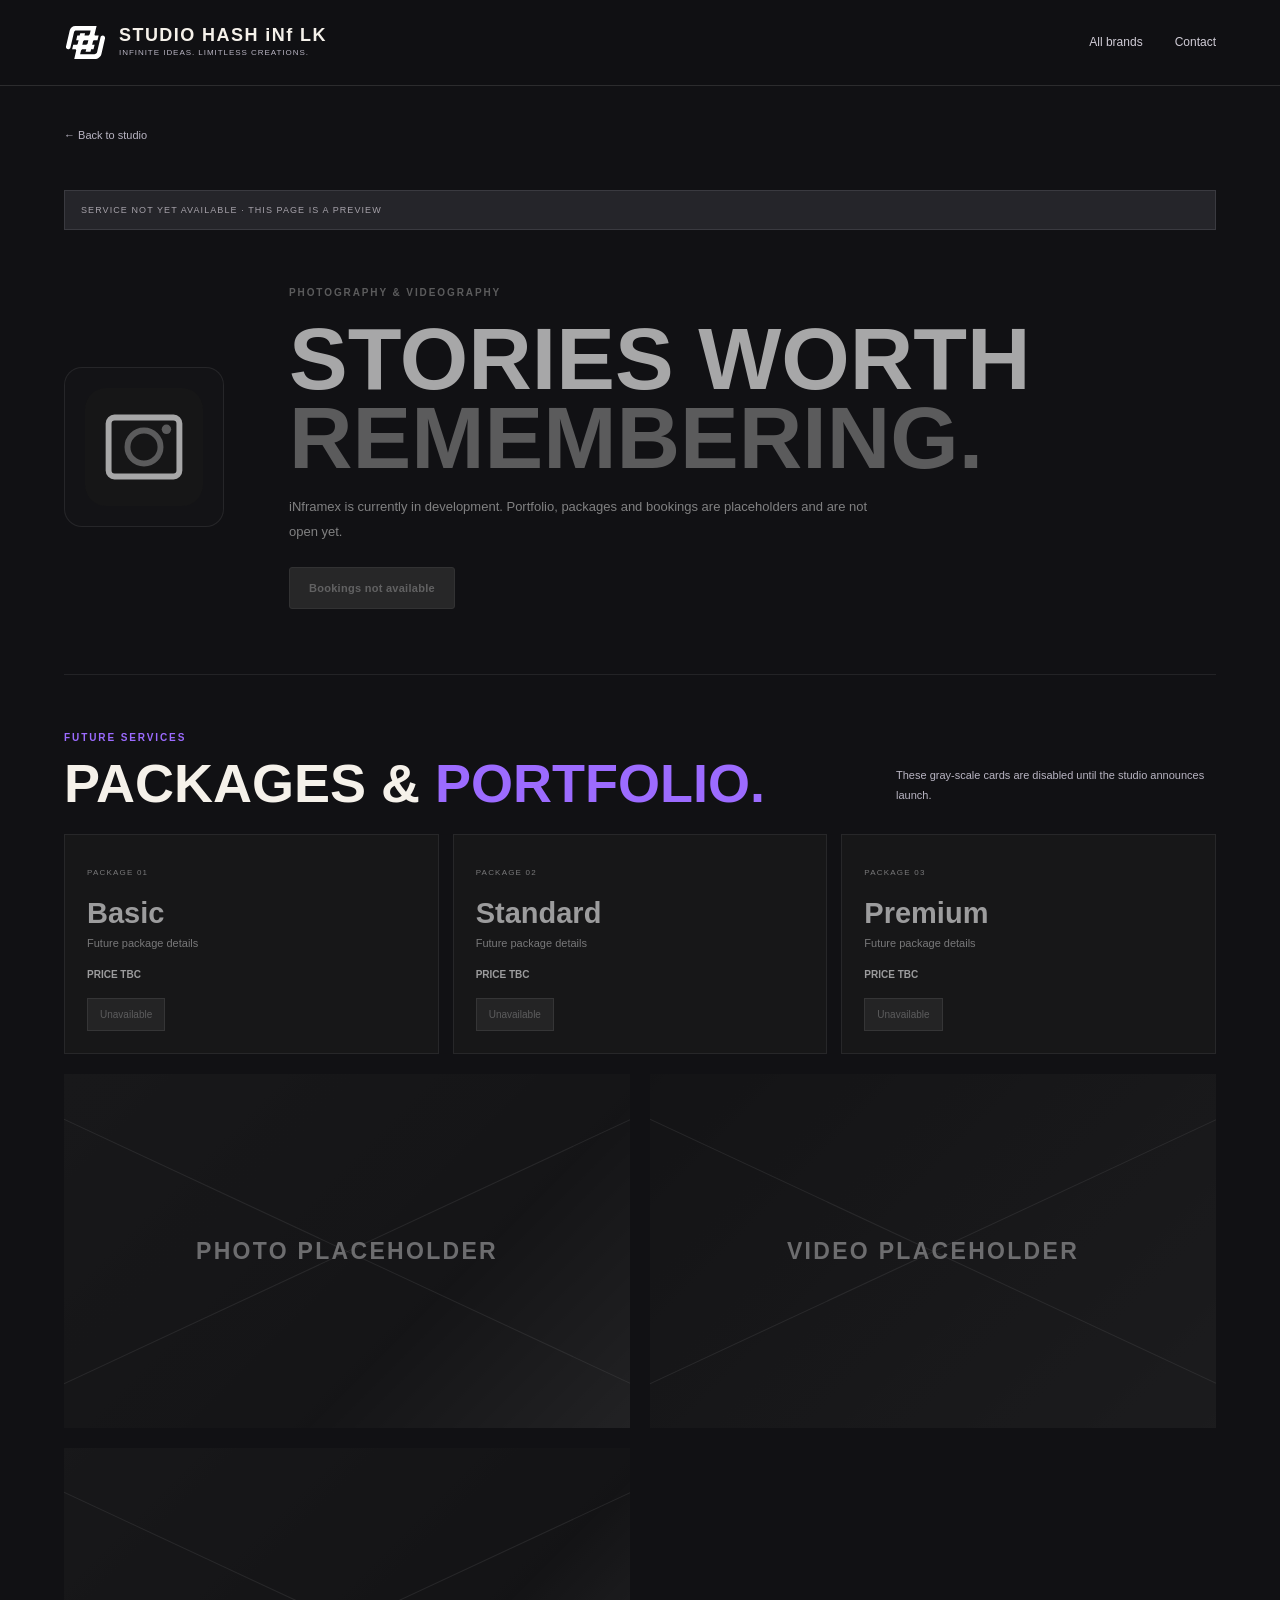
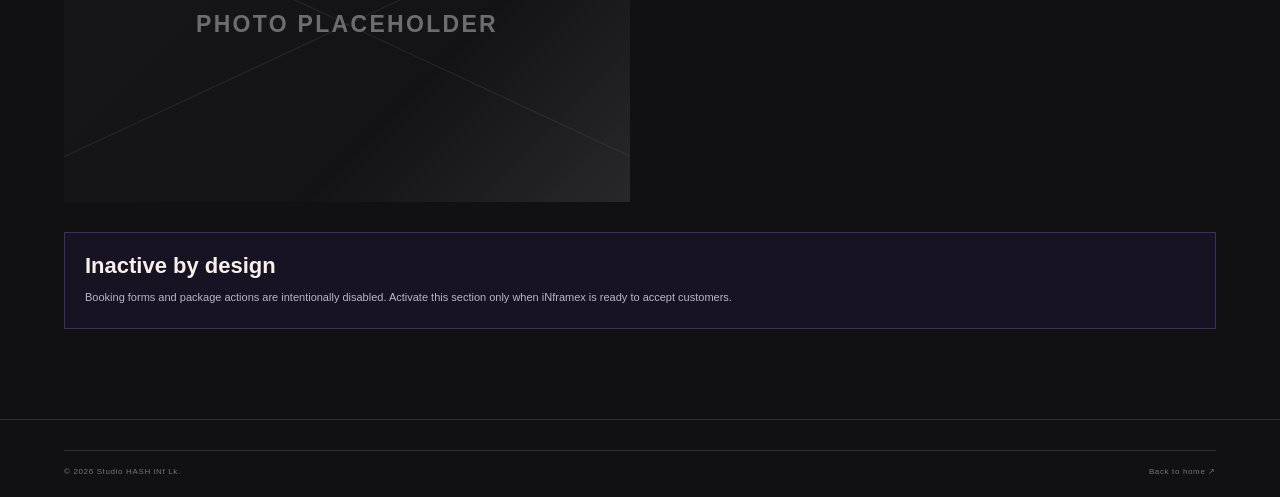
<file: pages/photography.html>
<!DOCTYPE html><html lang="en"><head><meta charset="UTF-8"><meta name="viewport" content="width=device-width, initial-scale=1"><title>iNframex — Photography & Videography | Studio HASH iNf Lk</title><link rel="stylesheet" href="../css/main.css"><link rel="stylesheet" href="../css/pages.css"><link rel="icon" href="../assets/logos/inframex-logo.svg"></head><body><header class="site-header"><a class="brand-lockup" href="../index.html"><img class="header-logo" src="../assets/logos/main-logo.svg" alt=""><span><strong>STUDIO HASH iNf LK</strong><small>INFINITE IDEAS. LIMITLESS CREATIONS.</small></span></a><nav class="main-nav page-nav"><a href="../index.html#brands">All brands</a><a href="../index.html#contact">Contact</a></nav></header><main class="subpage section-wrap"><a class="back-link" href="../index.html">← Back to studio</a><div class="disabled-banner">SERVICE NOT YET AVAILABLE · THIS PAGE IS A PREVIEW</div><div class="subpage-hero disabled-hero"><img src="../assets/logos/inframex-logo.svg" alt="iNframex sample logo"><div><div class="eyebrow">PHOTOGRAPHY & VIDEOGRAPHY</div><h1>Stories worth<br><span>remembering.</span></h1><p>iNframex is currently in development. Portfolio, packages and bookings are placeholders and are not open yet.</p><button class="button button-disabled" disabled>Bookings not available</button></div></div><div class="subpage-heading"><div><div class="eyebrow">FUTURE SERVICES</div><h2>Packages & <span>portfolio.</span></h2></div><p>These gray-scale cards are disabled until the studio announces launch.</p></div><div class="future-grid"><article><span>PACKAGE 01</span><h3>Basic</h3><p>Future package details</p><b>PRICE TBC</b><button disabled>Unavailable</button></article><article><span>PACKAGE 02</span><h3>Standard</h3><p>Future package details</p><b>PRICE TBC</b><button disabled>Unavailable</button></article><article><span>PACKAGE 03</span><h3>Premium</h3><p>Future package details</p><b>PRICE TBC</b><button disabled>Unavailable</button></article></div><div class="portfolio-grid gray-gallery"><div class="art-placeholder"><span>PHOTO PLACEHOLDER</span></div><div class="art-placeholder art-alt"><span>VIDEO PLACEHOLDER</span></div><div class="art-placeholder art-third"><span>PHOTO PLACEHOLDER</span></div></div><div class="notice-box"><b>Inactive by design</b><p>Booking forms and package actions are intentionally disabled. Activate this section only when iNframex is ready to accept customers.</p></div></main><footer class="site-footer"><div class="footer-bottom"><span>© <span class="year"></span> Studio HASH iNf Lk.</span><a href="../index.html">Back to home ↗</a></div></footer><script src="../js/pages.js"></script></body></html>
</file>
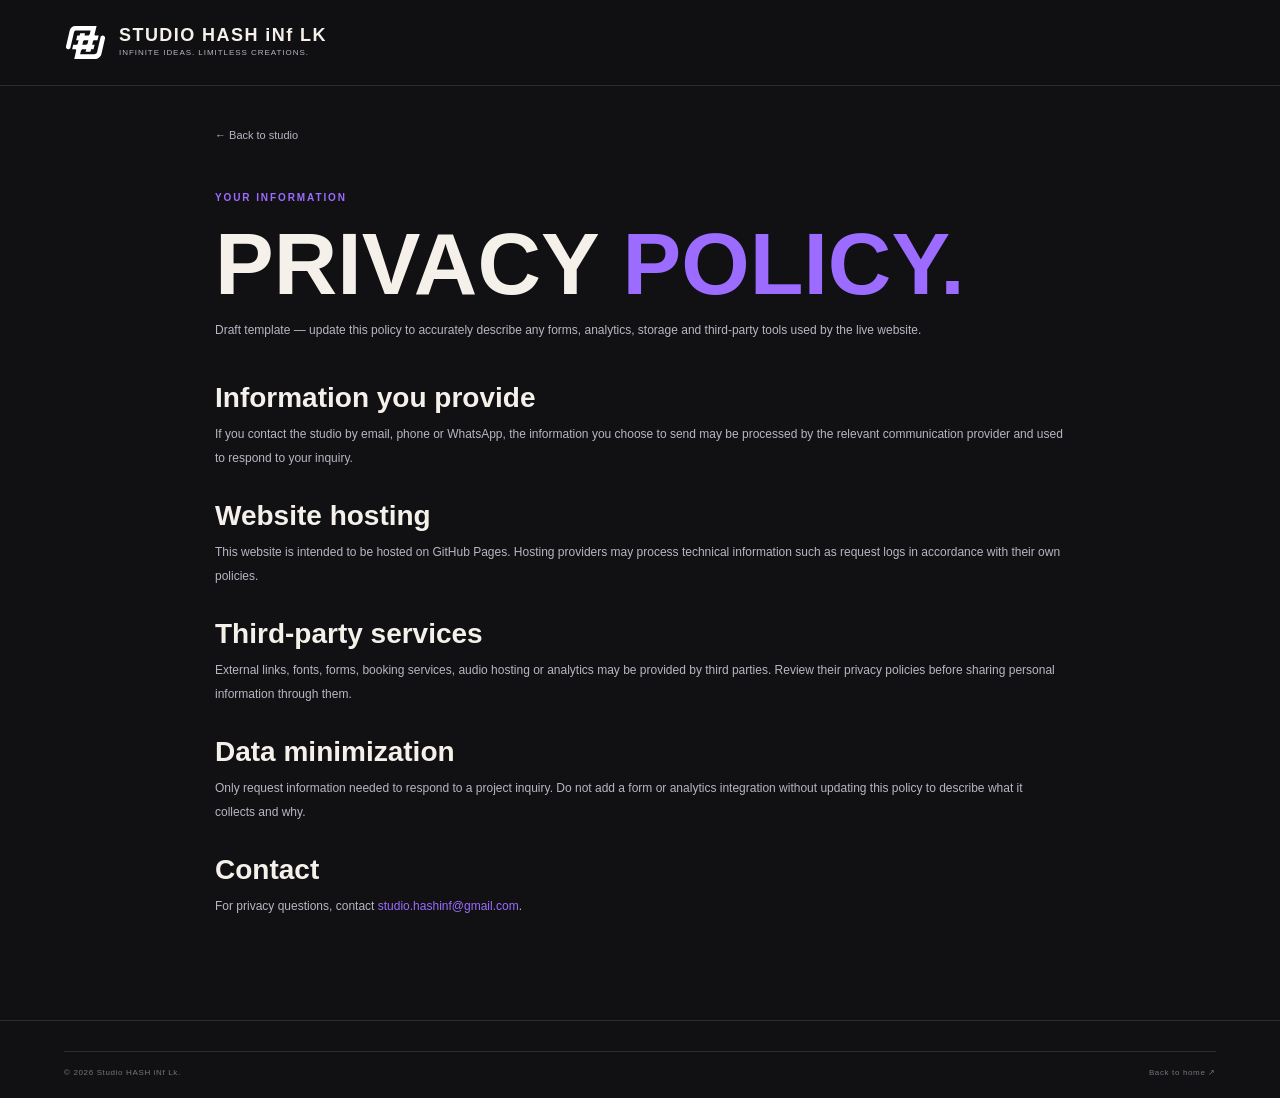
<file: pages/privacy.html>
<!DOCTYPE html><html lang="en"><head><meta charset="UTF-8"><meta name="viewport" content="width=device-width, initial-scale=1"><title>Privacy Policy | Studio HASH iNf Lk</title><link rel="stylesheet" href="../css/main.css"><link rel="stylesheet" href="../css/pages.css"></head><body><header class="site-header"><a class="brand-lockup" href="../index.html"><img class="header-logo" src="../assets/logos/main-logo.svg" alt=""><span><strong>STUDIO HASH iNf LK</strong><small>INFINITE IDEAS. LIMITLESS CREATIONS.</small></span></a></header><main class="subpage section-wrap legal-page"><a class="back-link" href="../index.html">← Back to studio</a><div class="eyebrow">YOUR INFORMATION</div><h1 class="legal-title">Privacy <span>policy.</span></h1><p class="legal-intro">Draft template — update this policy to accurately describe any forms, analytics, storage and third-party tools used by the live website.</p><h2>Information you provide</h2><p>If you contact the studio by email, phone or WhatsApp, the information you choose to send may be processed by the relevant communication provider and used to respond to your inquiry.</p><h2>Website hosting</h2><p>This website is intended to be hosted on GitHub Pages. Hosting providers may process technical information such as request logs in accordance with their own policies.</p><h2>Third-party services</h2><p>External links, fonts, forms, booking services, audio hosting or analytics may be provided by third parties. Review their privacy policies before sharing personal information through them.</p><h2>Data minimization</h2><p>Only request information needed to respond to a project inquiry. Do not add a form or analytics integration without updating this policy to describe what it collects and why.</p><h2>Contact</h2><p>For privacy questions, contact <a href="mailto:studio.hashinf@gmail.com">studio.hashinf@gmail.com</a>.</p></main><footer class="site-footer"><div class="footer-bottom"><span>© <span class="year"></span> Studio HASH iNf Lk.</span><a href="../index.html">Back to home ↗</a></div></footer><script src="../js/pages.js"></script></body></html>
</file>
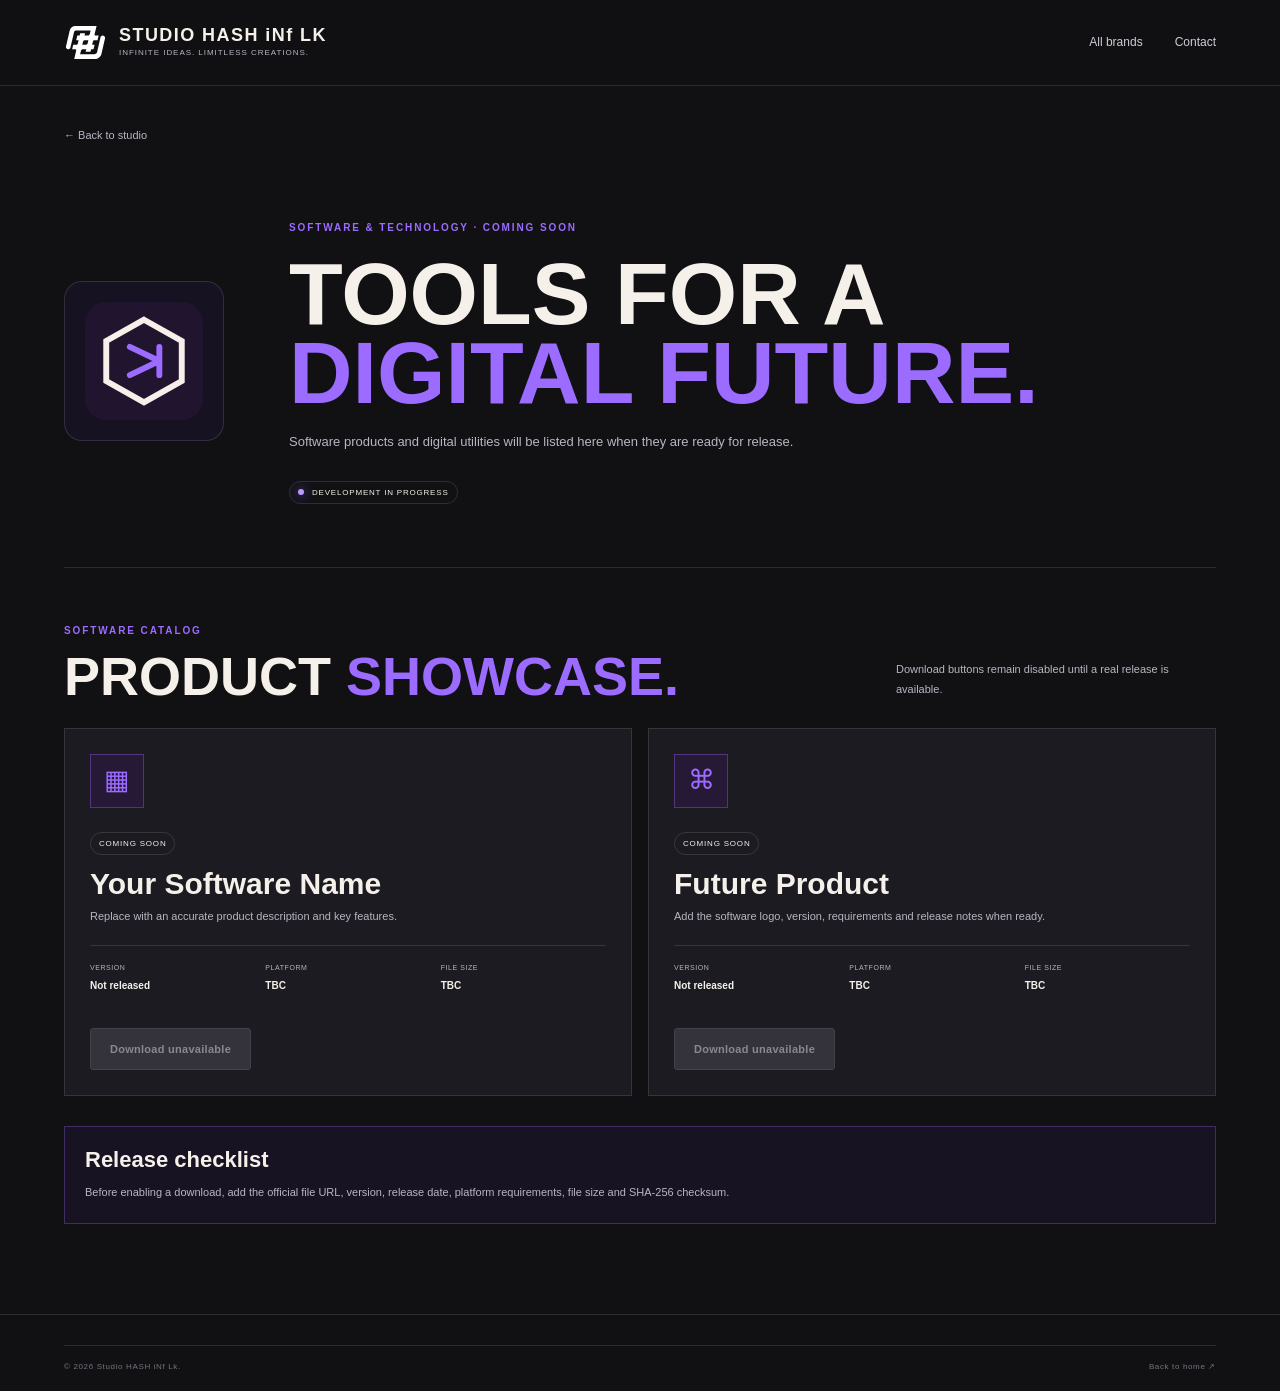
<file: pages/software.html>
<!DOCTYPE html><html lang="en"><head><meta charset="UTF-8"><meta name="viewport" content="width=device-width, initial-scale=1"><meta name="description" content="Software and technology products from iNfyzora."><title>iNfyzora — Software & Technology | Studio HASH iNf Lk</title><link rel="stylesheet" href="../css/main.css"><link rel="stylesheet" href="../css/pages.css"><link rel="icon" href="../assets/logos/infyzora-logo.svg"></head><body><header class="site-header"><a class="brand-lockup" href="../index.html"><img class="header-logo" src="../assets/logos/main-logo.svg" alt=""><span><strong>STUDIO HASH iNf LK</strong><small>INFINITE IDEAS. LIMITLESS CREATIONS.</small></span></a><nav class="main-nav page-nav"><a href="../index.html#brands">All brands</a><a href="../index.html#contact">Contact</a></nav></header><main class="subpage section-wrap"><a class="back-link" href="../index.html">← Back to studio</a><div class="subpage-hero"><img src="../assets/logos/infyzora-logo.svg" alt="iNfyzora sample logo"><div><div class="eyebrow">SOFTWARE & TECHNOLOGY · COMING SOON</div><h1>Tools for a<br><span>digital future.</span></h1><p>Software products and digital utilities will be listed here when they are ready for release.</p><span class="status-pill soon"><i></i> DEVELOPMENT IN PROGRESS</span></div></div><div class="subpage-heading"><div><div class="eyebrow">SOFTWARE CATALOG</div><h2>Product <span>showcase.</span></h2></div><p>Download buttons remain disabled until a real release is available.</p></div><div class="software-grid"><article class="software-card"><div class="software-icon">▦</div><span class="status-pill muted">COMING SOON</span><h3>Your Software Name</h3><p>Replace with an accurate product description and key features.</p><div class="software-meta"><span>VERSION <b>Not released</b></span><span>PLATFORM <b>TBC</b></span><span>FILE SIZE <b>TBC</b></span></div><button class="button button-disabled" disabled>Download unavailable</button></article><article class="software-card"><div class="software-icon">⌘</div><span class="status-pill muted">COMING SOON</span><h3>Future Product</h3><p>Add the software logo, version, requirements and release notes when ready.</p><div class="software-meta"><span>VERSION <b>Not released</b></span><span>PLATFORM <b>TBC</b></span><span>FILE SIZE <b>TBC</b></span></div><button class="button button-disabled" disabled>Download unavailable</button></article></div><div class="notice-box"><b>Release checklist</b><p>Before enabling a download, add the official file URL, version, release date, platform requirements, file size and SHA-256 checksum.</p></div></main><footer class="site-footer"><div class="footer-bottom"><span>© <span class="year"></span> Studio HASH iNf Lk.</span><a href="../index.html">Back to home ↗</a></div></footer><script src="../js/pages.js"></script></body></html>
</file>
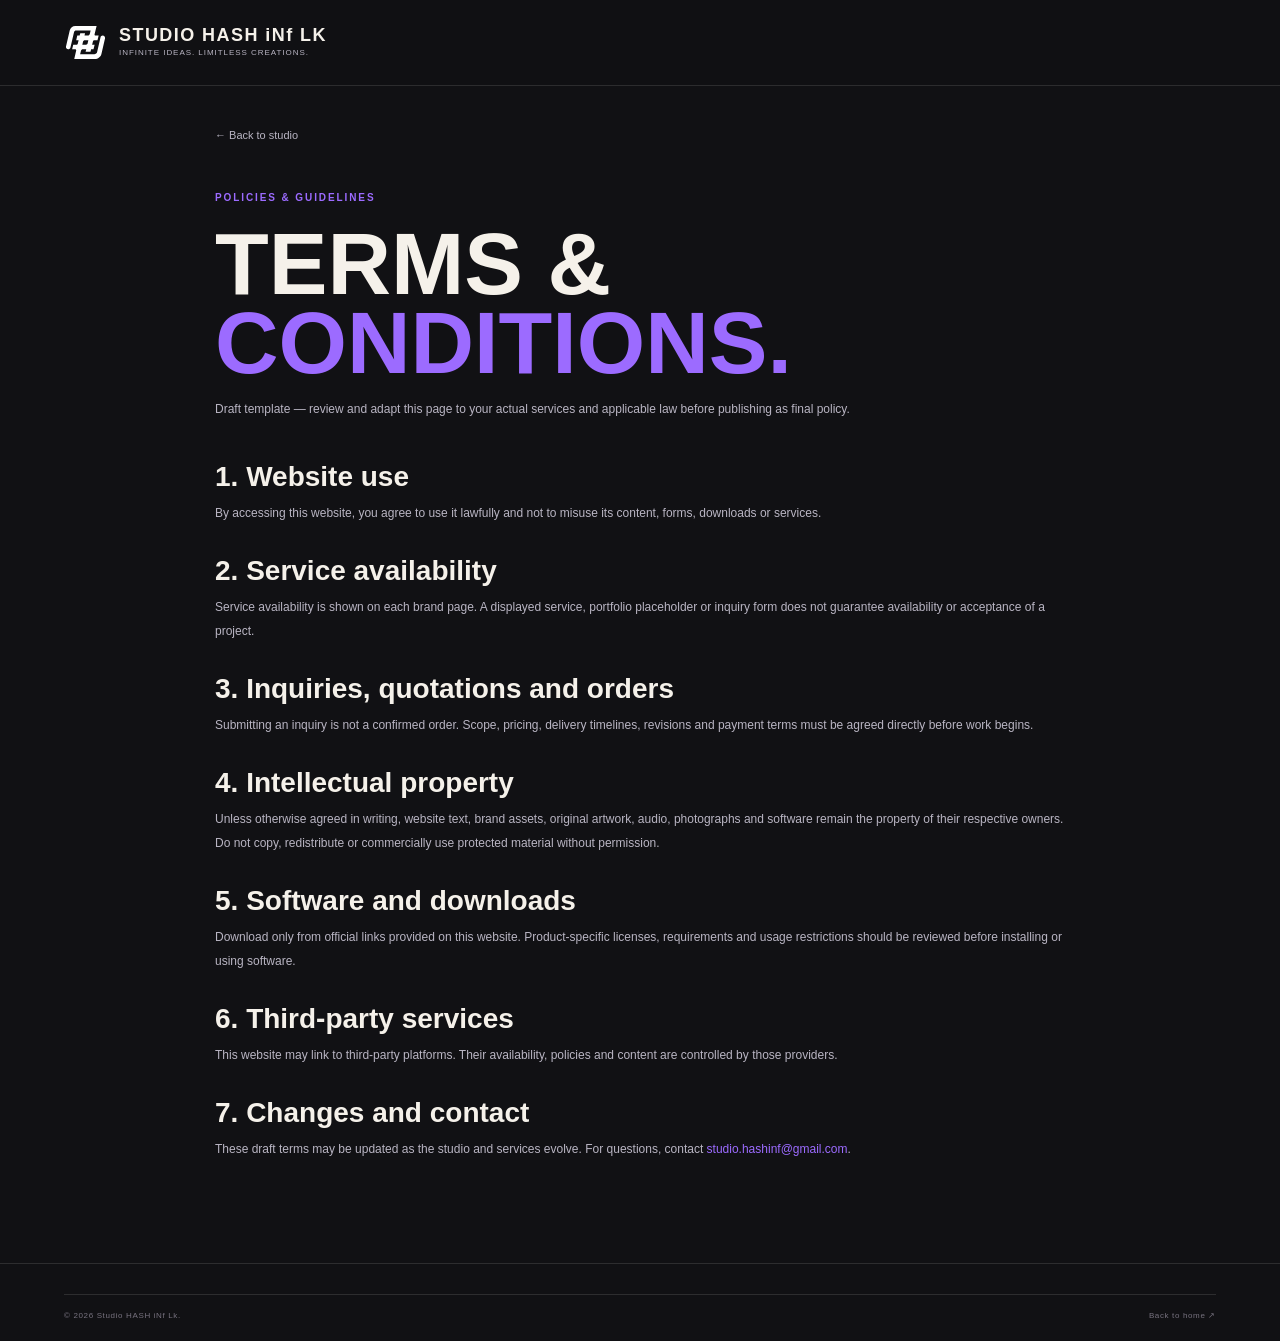
<file: pages/terms.html>
<!DOCTYPE html><html lang="en"><head><meta charset="UTF-8"><meta name="viewport" content="width=device-width, initial-scale=1"><title>Terms & Conditions | Studio HASH iNf Lk</title><link rel="stylesheet" href="../css/main.css"><link rel="stylesheet" href="../css/pages.css"></head><body><header class="site-header"><a class="brand-lockup" href="../index.html"><img class="header-logo" src="../assets/logos/main-logo.svg" alt=""><span><strong>STUDIO HASH iNf LK</strong><small>INFINITE IDEAS. LIMITLESS CREATIONS.</small></span></a></header><main class="subpage section-wrap legal-page"><a class="back-link" href="../index.html">← Back to studio</a><div class="eyebrow">POLICIES & GUIDELINES</div><h1 class="legal-title">Terms & <span>conditions.</span></h1><p class="legal-intro">Draft template — review and adapt this page to your actual services and applicable law before publishing as final policy.</p><h2>1. Website use</h2><p>By accessing this website, you agree to use it lawfully and not to misuse its content, forms, downloads or services.</p><h2>2. Service availability</h2><p>Service availability is shown on each brand page. A displayed service, portfolio placeholder or inquiry form does not guarantee availability or acceptance of a project.</p><h2>3. Inquiries, quotations and orders</h2><p>Submitting an inquiry is not a confirmed order. Scope, pricing, delivery timelines, revisions and payment terms must be agreed directly before work begins.</p><h2>4. Intellectual property</h2><p>Unless otherwise agreed in writing, website text, brand assets, original artwork, audio, photographs and software remain the property of their respective owners. Do not copy, redistribute or commercially use protected material without permission.</p><h2>5. Software and downloads</h2><p>Download only from official links provided on this website. Product-specific licenses, requirements and usage restrictions should be reviewed before installing or using software.</p><h2>6. Third-party services</h2><p>This website may link to third-party platforms. Their availability, policies and content are controlled by those providers.</p><h2>7. Changes and contact</h2><p>These draft terms may be updated as the studio and services evolve. For questions, contact <a href="mailto:studio.hashinf@gmail.com">studio.hashinf@gmail.com</a>.</p></main><footer class="site-footer"><div class="footer-bottom"><span>© <span class="year"></span> Studio HASH iNf Lk.</span><a href="../index.html">Back to home ↗</a></div></footer><script src="../js/pages.js"></script></body></html>
</file>
<file: css/main.css>
:root{--purple:#6c2bd9;--purple-light:#9c6bff;--purple-deep:#35105f;--black:#111114;--surface:#1b1b21;--surface-2:#222229;--white:#f5f1ea;--muted:#b9b5c3;--line:rgba(245,241,234,.12);--font-head:"Barlow Condensed",Impact,sans-serif;--font-body:Inter,Arial,sans-serif;--max:1200px}
*{box-sizing:border-box}html{scroll-behavior:smooth;scroll-padding-top:90px}body{margin:0;background:var(--black);color:var(--white);font-family:var(--font-body);line-height:1.6}a{color:inherit;text-decoration:none}img{max-width:100%;display:block}.announcement{height:34px;background:#19151f;color:#d6c5f8;display:flex;justify-content:center;align-items:center;gap:10px;font-size:10px;letter-spacing:.12em;text-transform:uppercase}.status-dot,.status-pill i{display:inline-block;width:6px;height:6px;border-radius:50%;background:#9e7aff;box-shadow:0 0 12px #8d55ff}.announcement-sep{opacity:.4}.site-header{height:86px;display:flex;align-items:center;justify-content:space-between;padding:0 max(5vw,24px);border-bottom:1px solid var(--line);position:sticky;top:0;z-index:20;background:rgba(17,17,20,.92);backdrop-filter:blur(18px)}.brand-lockup{display:flex;align-items:center;gap:12px}.header-logo{width:43px;height:43px;object-fit:contain}.brand-lockup strong{font:700 18px var(--font-head);letter-spacing:.08em;display:block}.brand-lockup small{font-size:8px;letter-spacing:.12em;color:var(--muted);display:block;margin-top:1px}.main-nav{display:flex;align-items:center;gap:32px;font-size:12px;color:#d0ccd6}.main-nav>a:not(.nav-contact):hover,.footer-links a:hover{color:var(--purple-light)}.nav-contact{border:1px solid rgba(156,107,255,.55);padding:11px 16px;border-radius:4px;color:var(--white)}.nav-contact span{color:var(--purple-light);margin-left:8px}.menu-toggle{display:none;background:none;border:0;color:white;font-size:24px}.section-wrap{width:min(var(--max),90%);margin-inline:auto}.hero{min-height:630px;position:relative;display:grid;grid-template-columns:1.05fr .95fr;align-items:center;padding-top:52px;padding-bottom:90px;overflow:hidden}.hero-copy{position:relative;z-index:2}.eyebrow{font-size:10px;letter-spacing:.19em;color:var(--purple-light);font-weight:700;text-transform:uppercase;display:flex;align-items:center;gap:10px}.eyebrow-line{width:28px;height:1px;background:var(--purple-light)}h1,h2,h3,p{margin-top:0}.hero h1{font:800 clamp(62px,8vw,106px)/.88 var(--font-head);letter-spacing:-.025em;margin:26px 0 24px;text-transform:uppercase}.hero h1 span,.section-heading h2 span,.manifesto h2 span,.contact-panel h2 span{color:var(--purple-light)}.hero-lead{font-size:14px;line-height:1.9;color:var(--muted);max-width:460px}.hero-actions{display:flex;gap:12px;flex-wrap:wrap;margin-top:30px}.button{display:inline-flex;align-items:center;justify-content:center;gap:18px;padding:14px 19px;font-size:11px;font-weight:700;letter-spacing:.025em;border-radius:3px;transition:transform .2s,background .2s,border-color .2s}.button:hover{transform:translateY(-2px)}.button-primary{background:var(--purple);color:white}.button-primary:hover{background:#7e43e7}.button-ghost{border:1px solid var(--line);color:var(--white)}.hero-note{display:flex;align-items:center;gap:12px;margin-top:48px;font-size:10px;color:var(--muted);line-height:1.7}.hero-note b{color:var(--white);font-weight:500}.hero-note-icon{font-size:24px;color:var(--purple-light)}.hero-art{height:430px;position:relative;display:grid;place-items:center;isolation:isolate}.hero-art:before{content:"";position:absolute;width:360px;height:360px;background:radial-gradient(circle,rgba(108,43,217,.32),rgba(53,16,95,.08) 55%,transparent 72%);filter:blur(10px)}.orbit{position:absolute;border:1px solid rgba(156,107,255,.25);border-radius:50%;transform:rotate(-28deg)}.orbit-one{width:350px;height:210px}.orbit-two{width:400px;height:260px;transform:rotate(42deg)}.orbit-three{width:290px;height:290px;border-color:rgba(245,241,234,.1)}.hero-core{width:180px;height:180px;border:1px solid rgba(190,156,255,.55);background:linear-gradient(145deg,rgba(108,43,217,.34),rgba(17,17,20,.86));box-shadow:0 0 80px rgba(108,43,217,.22),inset 0 0 35px rgba(108,43,217,.18);border-radius:50%;display:flex;align-items:center;justify-content:center;flex-direction:column;position:relative;z-index:2}.hero-core img{width:52px;height:52px;object-fit:contain}.hero-core span{font:800 26px/.8 var(--font-head);text-align:center;letter-spacing:.05em}.hero-core i{font-style:normal;color:var(--purple-light)}.float-tag{position:absolute;font-size:9px;letter-spacing:.15em;color:#dcd4e8;border:1px solid rgba(245,241,234,.17);padding:9px 12px;background:rgba(27,27,33,.78);z-index:3}.tag-top{top:63px;right:0}.tag-square{display:inline-block;width:7px;height:7px;background:var(--purple-light);margin-right:7px}.tag-bottom{bottom:64px;left:0}.tag-bottom span{color:var(--purple-light);margin-left:12px}.hero-star{position:absolute;color:var(--purple-light)}.star-one{top:90px;left:65px;font-size:23px}.star-two{bottom:86px;right:58px;font-size:27px}.hero-bottom{position:absolute;bottom:24px;left:0;right:0;display:flex;align-items:center;gap:14px;color:#77727f;font-size:8px;letter-spacing:.16em}.scroll-line{width:55px;height:1px;background:var(--purple)}.hero-bottom span:last-child{margin-left:auto}.brand-section{padding-top:94px;padding-bottom:110px;border-top:1px solid var(--line)}.section-heading{display:flex;align-items:end;justify-content:space-between;gap:40px;margin-bottom:40px}.section-heading h2,.manifesto h2,.contact-panel h2{font:700 clamp(42px,5vw,64px)/.98 var(--font-head);text-transform:uppercase;letter-spacing:-.015em;margin:13px 0 0}.section-heading>p{font-size:12px;color:var(--muted);max-width:330px;line-height:1.9;margin-bottom:4px}.brand-grid{display:grid;grid-template-columns:repeat(4,minmax(0,1fr));gap:14px}.brand-card{min-height:380px;background:linear-gradient(155deg,#202027,#17171c);border:1px solid var(--line);padding:19px;position:relative;display:flex;flex-direction:column;transition:transform .25s,border-color .25s;overflow:hidden}.brand-card:before{content:"";position:absolute;top:-80px;right:-80px;width:160px;height:160px;background:rgba(108,43,217,.11);filter:blur(40px);pointer-events:none}.brand-card:hover{transform:translateY(-5px);border-color:rgba(156,107,255,.55)}.card-top{display:flex;justify-content:space-between;align-items:center;gap:8px}.status-pill{font-size:8px;letter-spacing:.1em;border-radius:20px;padding:6px 8px;border:1px solid rgba(255,255,255,.12);white-space:nowrap}.status-pill i{margin-right:5px}.status-pill.live i{background:#7de0a1;box-shadow:0 0 9px #7de0a1}.status-pill.soon i{background:#b79aff}.status-pill.muted i{background:#777}.status-pill.limited i{background:#e3c17a;box-shadow:0 0 8px #e3c17a}.card-number{font:600 13px var(--font-head);color:#797381}.brand-logo{width:76px;height:76px;object-fit:contain;margin:26px 0 12px}.brand-category{font-size:8px;letter-spacing:.14em;color:var(--purple-light);font-weight:700}.brand-card h3{font:700 32px/.95 var(--font-head);margin:8px 0 10px;letter-spacing:.015em}.brand-card>p{font-size:11px;line-height:1.8;color:var(--muted);min-height:58px;margin-bottom:15px}.card-tags{display:flex;flex-wrap:wrap;gap:5px;margin-bottom:20px}.card-tags span{font-size:8px;color:#c7c0d1;padding:5px 7px;border:1px solid rgba(255,255,255,.1);border-radius:2px}.card-link{font-size:10px;font-weight:700;border-top:1px solid var(--line);padding-top:14px;margin-top:auto;display:flex;justify-content:space-between;align-items:center}.card-link span{color:var(--purple-light);font-size:15px}.brand-disabled{filter:grayscale(1);opacity:.52;background:#19191d}.brand-disabled:hover{transform:none;border-color:var(--line)}.disabled-link{cursor:not-allowed;color:#8b8790}.manifesto{border-top:1px solid var(--line);border-bottom:1px solid var(--line);padding-top:90px;padding-bottom:90px;display:grid;grid-template-columns:.4fr 1.6fr;gap:50px;align-items:center}.manifesto-mark{font:800 clamp(130px,19vw,240px)/.7 var(--font-head);color:transparent;-webkit-text-stroke:1px rgba(156,107,255,.6);text-align:center}.manifesto-content{max-width:700px}.manifesto-content>p{max-width:620px;font-size:13px;color:var(--muted);line-height:2;margin:22px 0}.text-link{font-size:11px;font-weight:700;color:var(--white);display:inline-flex;gap:10px;align-items:center}.text-link span{color:var(--purple-light)}.process{padding-top:100px;padding-bottom:100px}.compact{margin-bottom:36px}.process-grid{display:grid;grid-template-columns:repeat(4,1fr);border-top:1px solid var(--line);border-bottom:1px solid var(--line)}.process-step{padding:25px 22px 22px 0;border-right:1px solid var(--line)}.process-step:not(:first-child){padding-left:22px}.process-step:last-child{border-right:0}.process-step>span{font:600 14px var(--font-head);color:var(--purple-light)}.process-step h3{font:700 26px var(--font-head);margin:18px 0 7px}.process-step p{font-size:11px;color:var(--muted);line-height:1.9;margin:0;max-width:220px}.reviews{padding-top:85px;padding-bottom:100px;border-top:1px solid var(--line)}.review-placeholder-grid{display:grid;grid-template-columns:repeat(3,1fr);gap:14px}.review-card{padding:24px;background:var(--surface);border:1px solid var(--line);min-height:220px;position:relative}.stars{letter-spacing:.17em;color:#a88aff;font-size:18px}.placeholder-copy{font-size:12px;color:#aaa3b5;margin:20px 0 24px}.review-person{display:flex;align-items:center;gap:10px}.avatar-placeholder{width:34px;height:34px;display:grid;place-items:center;border:1px dashed #70677f;border-radius:50%;color:var(--purple-light)}.review-person b,.review-person small{display:block}.review-person b{font-size:10px}.review-person small{font-size:9px;color:var(--muted)}.review-label{position:absolute;right:15px;top:15px;font-size:7px;letter-spacing:.1em;color:#81788e}.review-add{display:flex;flex-direction:column;justify-content:center;align-items:flex-start;background:linear-gradient(140deg,#21192f,#19191e)}.plus-circle{width:35px;height:35px;display:grid;place-items:center;border:1px solid #8e62e8;border-radius:50%;color:#b99aff;margin-bottom:14px}.review-add h3{font:700 24px var(--font-head);margin-bottom:7px}.review-add p{font-size:11px;color:var(--muted);max-width:280px}.faq-section{padding-top:88px;padding-bottom:100px;border-top:1px solid var(--line)}.faq-list{max-width:850px;margin-left:auto;border-top:1px solid var(--line)}.faq-list details{border-bottom:1px solid var(--line)}.faq-list summary{cursor:pointer;list-style:none;padding:19px 0;font-size:13px;font-weight:600;display:flex;justify-content:space-between;gap:20px}.faq-list summary::-webkit-details-marker{display:none}.faq-list summary span{font-size:20px;color:var(--purple-light);font-weight:400;transition:transform .2s}.faq-list details[open] summary span{transform:rotate(45deg)}.faq-list details p{font-size:12px;color:var(--muted);line-height:1.9;max-width:700px;margin:0 0 20px}.contact-section{padding-bottom:100px}.contact-panel{position:relative;overflow:hidden;padding:60px;background:linear-gradient(120deg,#27143e,#20152e 55%,#17171d);border:1px solid rgba(156,107,255,.35)}.contact-glow{position:absolute;right:-90px;top:-140px;width:400px;height:400px;background:radial-gradient(circle,rgba(108,43,217,.32),transparent 70%);pointer-events:none}.contact-panel>*:not(.contact-glow){position:relative}.contact-panel h2{font-size:clamp(48px,6vw,78px);margin:18px 0}.contact-panel>p{font-size:12px;color:#c5bdcf;max-width:430px;line-height:1.9}.contact-actions{display:flex;gap:10px;flex-wrap:wrap;margin:24px 0 42px}.button-light{background:var(--white);color:#17131e}.button-outline-light{border:1px solid rgba(245,241,234,.35)}.contact-details{display:grid;grid-template-columns:1.4fr 1fr 1fr;gap:20px;padding-top:24px;border-top:1px solid rgba(255,255,255,.14)}.contact-details>div{display:flex;flex-direction:column;gap:5px}.contact-details small{font-size:8px;letter-spacing:.15em;color:#bba2e7}.contact-details a,.contact-details span{font-size:11px;color:#f3edf8}.site-footer{border-top:1px solid var(--line);padding:30px max(5vw,24px) 18px}.footer-main{display:grid;grid-template-columns:1.1fr 1fr 1fr;align-items:center;gap:20px;padding-bottom:28px}.footer-logo{width:36px;height:36px;object-fit:contain}.footer-lockup strong{font-size:16px}.footer-lockup small{font-size:7px}.footer-main>p{font-size:10px;line-height:1.8;color:var(--muted);margin:0}.footer-links{display:flex;justify-content:flex-end;gap:17px;flex-wrap:wrap;font-size:10px;color:var(--muted)}.footer-bottom{border-top:1px solid var(--line);padding-top:15px;display:flex;justify-content:space-between;gap:15px;color:#77727f;font-size:8px;letter-spacing:.08em}.footer-bottom b{color:var(--purple-light);padding:0 4px}
@media(max-width:1000px){.brand-grid{grid-template-columns:repeat(2,1fr)}.brand-card{min-height:345px}.hero{min-height:580px}.hero-art{transform:scale(.9)}.section-heading{gap:25px}.footer-main{grid-template-columns:1fr 1fr}.footer-links{grid-column:1/-1;justify-content:flex-start}}
@media(max-width:700px){.announcement{font-size:8px;letter-spacing:.06em}.site-header{height:72px;padding-inline:5%}.header-logo{width:35px;height:35px}.brand-lockup{gap:8px}.brand-lockup strong{font-size:15px}.brand-lockup small{font-size:6px}.menu-toggle{display:block}.main-nav{display:none;position:absolute;top:71px;left:0;right:0;background:#17171c;border-bottom:1px solid var(--line);padding:18px 5%;flex-direction:column;align-items:stretch;gap:18px}.main-nav.open{display:flex}.nav-contact{text-align:center}.hero{grid-template-columns:1fr;padding-top:65px;padding-bottom:95px;min-height:auto}.hero h1{font-size:clamp(62px,17vw,92px)}.hero-art{height:300px;transform:scale(.86);margin-top:20px;margin-bottom:0}.hero-bottom{bottom:20px;font-size:7px}.hero-bottom .scroll-line{width:25px}.brand-section,.process,.reviews,.faq-section{padding-top:68px;padding-bottom:70px}.section-heading{display:block}.section-heading>p{margin-top:18px}.section-heading h2,.manifesto h2{font-size:49px}.brand-grid{grid-template-columns:1fr;gap:12px}.brand-card{min-height:330px;padding:22px}.brand-logo{margin-top:20px}.brand-card>p{min-height:auto}.manifesto{grid-template-columns:1fr;gap:25px;padding-top:60px;padding-bottom:60px}.manifesto-mark{font-size:130px;text-align:left}.process-grid{grid-template-columns:1fr 1fr}.process-step{padding:20px 14px 20px 0;border-bottom:1px solid var(--line)}.process-step:not(:first-child){padding-left:14px}.process-step:nth-child(2){border-right:0}.process-step:nth-child(3),.process-step:nth-child(4){border-bottom:0}.process-step:nth-child(4){border-right:0}.review-placeholder-grid{grid-template-columns:1fr}.review-card{min-height:190px}.contact-section{padding-bottom:65px}.contact-panel{padding:32px 22px}.contact-panel h2{font-size:57px}.contact-details{grid-template-columns:1fr 1fr}.contact-details>div:first-child{grid-column:1/-1}.footer-main{grid-template-columns:1fr;gap:20px}.footer-links{grid-column:auto;justify-content:flex-start}.footer-bottom{flex-direction:column;line-height:1.7}.hero-art:before{width:280px;height:280px}.orbit-one{width:290px;height:180px}.orbit-two{width:330px;height:220px}.orbit-three{width:250px;height:250px}.hero-core{width:150px;height:150px}}
@media(prefers-reduced-motion:reduce){html{scroll-behavior:auto}*,*::before,*::after{transition:none!important;animation:none!important}}
</file>
<file: css/redesign.css>
/* Studio HASH iNf Lk™ — redesign layer. Loads after the existing main.css. */
:root{--purple:#8b4dff;--purple-light:#b68cff;--purple-deep:#4b168f;--black:#111116;--surface:#19171f;--surface-2:#211d2a;--white:#f5f1fa;--muted:#b8b1c5;--line:rgba(245,241,250,.13)}
html{scroll-padding-top:100px}
body{background:radial-gradient(ellipse at 50% -20%,rgba(75,22,143,.17),transparent 50%),var(--black)}
.skip-link{position:fixed;left:12px;top:-60px;z-index:200;background:var(--white);color:#17131e;padding:10px 14px}.skip-link:focus{top:12px}
.announcement{background:linear-gradient(90deg,#18121f,#21152d,#18121f);letter-spacing:.1em}
.site-header{border-bottom-color:rgba(182,140,255,.14)}
.brand-lockup strong{letter-spacing:.055em}
.nav-search{border:1px solid var(--line);background:rgba(255,255,255,.025);color:var(--white);padding:10px 13px;border-radius:3px;cursor:pointer;font-size:17px;display:inline-flex;gap:8px;align-items:center}.nav-search span{font:500 11px var(--font-body)}.nav-search:hover{border-color:var(--purple-light);color:var(--purple-light)}
.hero{min-height:min(760px,calc(100svh - 120px))}
.hero:before{content:"";position:absolute;inset:0;pointer-events:none;background-image:radial-gradient(1px 1px at 15% 22%,rgba(245,241,250,.65) 50%,transparent 100%),radial-gradient(1px 1px at 73% 18%,rgba(182,140,255,.8) 50%,transparent 100%),radial-gradient(1px 1px at 40% 67%,rgba(245,241,250,.45) 50%,transparent 100%),radial-gradient(2px 2px at 87% 73%,rgba(182,140,255,.7) 50%,transparent 100%);opacity:.45;mask-image:linear-gradient(90deg,transparent,#000 50%,#000)}
.hero h1{letter-spacing:-.035em}
.hero-core{border-color:rgba(182,140,255,.65);background:radial-gradient(circle at 30% 20%,rgba(182,140,255,.26),rgba(17,17,22,.92) 70%);box-shadow:0 0 90px rgba(139,77,255,.23),inset 0 0 45px rgba(139,77,255,.16);animation:core-pulse 7s ease-in-out infinite}.hero-core small{font-size:7px;letter-spacing:.2em;color:#c7b2ef;margin-top:12px}
@keyframes core-pulse{0%,100%{box-shadow:0 0 65px rgba(139,77,255,.17),inset 0 0 30px rgba(139,77,255,.1)}50%{box-shadow:0 0 100px rgba(139,77,255,.3),inset 0 0 50px rgba(139,77,255,.2)}}
.orbit{border-color:rgba(182,140,255,.28);animation:orbit-drift 30s linear infinite}.orbit-two{animation-direction:reverse;animation-duration:40s}
@keyframes orbit-drift{to{rotate:360deg}}
.button:focus-visible,a:focus-visible,button:focus-visible,summary:focus-visible,input:focus-visible,textarea:focus-visible,select:focus-visible{outline:2px solid var(--purple-light);outline-offset:4px}
.showcase{padding-top:90px;padding-bottom:100px;border-top:1px solid var(--line)}
.showcase-grid{display:grid;grid-template-columns:repeat(2,minmax(0,1fr));gap:14px}
.showcase-card{position:relative;min-height:300px;overflow:hidden;border:1px solid var(--line);padding:28px;display:flex;flex-direction:column;align-items:flex-start;text-align:left;background:linear-gradient(135deg,#211a2c,#17171d 70%);isolation:isolate;transition:transform .25s,border-color .25s;color:var(--white);font:inherit;cursor:pointer}
.showcase-card:before{content:"";position:absolute;z-index:-1;width:260px;height:260px;right:-75px;top:-90px;border-radius:50%;background:radial-gradient(circle,rgba(139,77,255,.27),transparent 70%);filter:blur(8px);transition:transform .4s}
.showcase-card:hover{transform:translateY(-4px);border-color:rgba(182,140,255,.55)}.showcase-card:hover:before{transform:scale(1.25)}
.showcase-index{font-size:9px;letter-spacing:.18em;color:var(--purple-light)}.showcase-symbol{position:absolute;right:28px;top:30px;font:600 58px var(--font-head);color:rgba(182,140,255,.65)}
.showcase-title{font:700 clamp(34px,4vw,50px)/.96 var(--font-head);text-transform:uppercase;margin:38px 0 12px;letter-spacing:-.02em}
.showcase-description{font-size:12px;color:var(--muted);max-width:270px;line-height:1.8}.showcase-link{margin-top:auto;padding-top:22px;font-size:11px;font-weight:700;color:#d7c4ff}
.showcase-status{position:absolute;right:22px;bottom:25px;font-size:8px;letter-spacing:.12em;color:#b9a6da;border:1px solid rgba(182,140,255,.24);padding:6px 8px}
.showcase-tech:before{background:radial-gradient(circle,rgba(82,124,255,.2),transparent 70%)}.showcase-photo:before{background:radial-gradient(circle,rgba(205,171,255,.22),transparent 70%)}.showcase-audio:before{background:radial-gradient(circle,rgba(156,80,255,.22),transparent 70%)}
.card-link-button{background:none;color:var(--white);border-left:0;border-right:0;border-bottom:0;width:100%;font-family:inherit;text-align:left;cursor:pointer}
.tagline-line{color:#d7c4ff!important;font-size:14px!important}
.team-section{position:relative;overflow:hidden;display:grid;grid-template-columns:1.2fr .8fr;gap:40px;align-items:center;padding-top:80px;padding-bottom:90px;border-top:1px solid var(--line);border-bottom:1px solid var(--line)}
.team-copy{position:relative;z-index:1}.team-copy h2{font:700 clamp(44px,5vw,65px)/.98 var(--font-head);text-transform:uppercase;margin:15px 0 22px}.team-copy h2 span{color:var(--purple-light)}.team-copy p{font-size:12px;line-height:2;color:var(--muted);max-width:520px}
.team-orbit{position:absolute;right:5%;top:50%;transform:translateY(-50%);font:300 clamp(180px,28vw,340px)/1 var(--font-head);color:transparent;-webkit-text-stroke:1px rgba(182,140,255,.18);pointer-events:none}
.team-pill-list{display:flex;flex-wrap:wrap;gap:9px;position:relative;z-index:1}.team-pill-list span{font-size:10px;padding:11px 13px;border:1px solid rgba(182,140,255,.23);background:rgba(25,23,31,.75);border-radius:3px;color:#e2d7f6}
.review-empty-state{border:1px solid var(--line);background:linear-gradient(135deg,rgba(75,22,143,.13),rgba(25,23,31,.72));padding:38px;min-height:220px;display:flex;flex-direction:column;align-items:flex-start;justify-content:center}
.review-empty-icon{font-size:23px;color:var(--purple-light)}.review-empty-state h3{font:700 30px var(--font-head);margin:12px 0 8px}.review-empty-state p{font-size:12px;color:var(--muted);max-width:560px;line-height:1.8}
.site-modal{display:none;position:fixed;inset:0;z-index:100;align-items:center;justify-content:center;padding:22px}.site-modal.is-open{display:flex}.modal-backdrop{position:absolute;inset:0;background:rgba(5,4,9,.78);backdrop-filter:blur(12px)}
.modal-panel{position:relative;z-index:1;width:min(620px,100%);max-height:min(88svh,900px);overflow:auto;padding:34px;background:linear-gradient(145deg,#21192d,#15151b 70%);border:1px solid rgba(182,140,255,.32);box-shadow:0 24px 100px rgba(0,0,0,.5)}
.modal-close{position:absolute;top:14px;right:17px;width:36px;height:36px;background:transparent;border:1px solid var(--line);color:var(--white);font-size:24px;cursor:pointer}
.modal-panel h2{font:700 clamp(38px,6vw,54px)/1 var(--font-head);text-transform:uppercase;margin:18px 38px 12px 0}.modal-panel h2 span{color:var(--purple-light)}.modal-intro{font-size:12px;line-height:1.8;color:var(--muted);max-width:500px}
.studio-form{display:grid;gap:15px;margin-top:24px}.studio-form label{display:grid;gap:7px;font-size:10px;letter-spacing:.07em;color:#e4d9f4}
.studio-form input,.studio-form textarea,.studio-form select,.search-field input{width:100%;background:#111116;border:1px solid rgba(245,241,250,.17);border-radius:3px;padding:12px 13px;color:var(--white);font:12px var(--font-body);letter-spacing:normal}
.studio-form textarea{resize:vertical;min-height:100px}.studio-form input::placeholder,.studio-form textarea::placeholder,.search-field input::placeholder{color:#82798f}
.studio-form .button{justify-self:start;border:0;cursor:pointer}.form-note{font-size:10px;line-height:1.7;color:#9c93a9;margin:0}
.search-modal .modal-panel{width:min(700px,100%)}.search-field{display:flex;align-items:center;gap:12px;margin:22px 0}.search-field>span{font-size:24px;color:var(--purple-light)}.search-results{display:grid;gap:8px}.search-results>p{font-size:12px;color:var(--muted)}
.search-result{display:flex;justify-content:space-between;align-items:center;gap:15px;padding:13px 14px;border:1px solid var(--line);background:rgba(255,255,255,.025);font-size:12px}.search-result small{display:block;color:var(--muted);font-size:10px;margin-top:3px}.search-result span:last-child{color:var(--purple-light)}
body.modal-open{overflow:hidden}
@media(max-width:1000px){.main-nav{gap:14px}.nav-search{padding:8px}.team-section{grid-template-columns:1fr}.team-orbit{right:0;top:15%;transform:none}}
@media(max-width:700px){.main-nav{top:71px}.nav-search{width:100%;justify-content:center}.showcase{padding-top:68px;padding-bottom:70px}.showcase-grid{grid-template-columns:1fr}.showcase-card{min-height:265px;padding:23px}.showcase-title{font-size:42px;margin-top:30px}.showcase-status{right:18px;bottom:22px}.team-section{padding-top:62px;padding-bottom:65px;gap:25px}.team-copy h2{font-size:48px}.team-orbit{font-size:190px;top:0;right:-10px}.team-pill-list span{font-size:9px;padding:10px}.review-empty-state{padding:26px 22px}.review-empty-state h3{font-size:27px}.modal-panel{padding:28px 20px 22px}.site-modal{padding:12px}.modal-panel h2{font-size:42px}.studio-form{gap:12px}}
@media(min-width:1600px){:root{--max:1400px}.hero{min-height:820px}.hero h1{font-size:clamp(100px,7vw,140px)}.brand-card{min-height:420px}.showcase-card{min-height:360px}}
@media(prefers-reduced-motion:reduce){.hero-core,.orbit{animation:none!important;transition:none!important;scroll-behavior:auto!important}}
</file>
<file: css/pages.css>
.subpage{padding-top:35px;padding-bottom:90px;min-height:70vh}.back-link{display:inline-block;font-size:11px;color:var(--muted);margin-bottom:45px}.back-link:hover{color:var(--purple-light)}.subpage-hero{display:grid;grid-template-columns:190px 1fr;gap:35px;align-items:center;padding:30px 0 65px;border-bottom:1px solid var(--line)}.subpage-hero>img{width:160px;height:160px;object-fit:contain;background:rgba(108,43,217,.07);border:1px solid var(--line);border-radius:18px;padding:20px}.subpage-hero h1,.legal-title{font:800 clamp(55px,8vw,88px)/.9 var(--font-head);text-transform:uppercase;margin:18px 0}.subpage-hero h1 span,.legal-title span,.subpage-heading h2 span{color:var(--purple-light)}.subpage-hero p{max-width:600px;color:var(--muted);font-size:13px;line-height:1.9;margin-bottom:22px}.subpage-heading{display:flex;justify-content:space-between;align-items:end;gap:25px;margin:55px 0 25px}.subpage-heading h2{font:700 clamp(38px,5vw,54px)/.95 var(--font-head);text-transform:uppercase;margin:12px 0 0}.subpage-heading>p{max-width:320px;color:var(--muted);font-size:11px;line-height:1.8;margin:0 0 3px}.portfolio-grid{display:grid;grid-template-columns:repeat(2,minmax(0,1fr));gap:20px}.portfolio-item{border:1px solid var(--line);padding:12px;background:var(--surface)}.art-placeholder{aspect-ratio:16/10;background:linear-gradient(135deg,#291b3d,#19191f 65%,#4d2675);display:flex;align-items:center;justify-content:center;flex-direction:column;position:relative;overflow:hidden;color:#d4c3ef}.art-placeholder:before,.art-placeholder:after{content:"";position:absolute;width:150%;height:1px;background:rgba(192,157,255,.25);transform:rotate(-25deg)}.art-placeholder:after{transform:rotate(25deg)}.art-placeholder span{position:relative;z-index:1;font:700 23px var(--font-head);letter-spacing:.1em}.art-placeholder small{position:absolute;bottom:12px;left:12px;font-size:8px;letter-spacing:.15em}.art-alt{background:linear-gradient(135deg,#17171d,#34204d)}.art-third{background:linear-gradient(135deg,#281b35,#17171d 65%,#57328b)}.art-fourth{background:linear-gradient(135deg,#1b1b22,#3b2855)}.portfolio-item h3{font:700 24px var(--font-head);margin:15px 0 4px}.portfolio-item p{font-size:10px;color:var(--muted);margin:0 0 8px}.notice-box{margin-top:30px;border:1px solid rgba(156,107,255,.3);background:rgba(108,43,217,.07);padding:20px}.notice-box b{font:700 22px var(--font-head)}.notice-box p{font-size:11px;color:var(--muted);margin:7px 0 0;line-height:1.9}.notice-box code{color:#d2baff}.software-grid{display:grid;grid-template-columns:repeat(2,1fr);gap:16px}.software-card{padding:25px;background:var(--surface);border:1px solid var(--line)}.software-icon{width:54px;height:54px;display:grid;place-items:center;border:1px solid rgba(156,107,255,.35);background:#251936;color:var(--purple-light);font-size:27px;margin-bottom:20px}.software-card h3{font:700 30px var(--font-head);margin:14px 0 6px}.software-card>p{font-size:11px;color:var(--muted);line-height:1.8}.software-meta{display:grid;grid-template-columns:repeat(3,1fr);gap:10px;border-top:1px solid var(--line);padding:16px 0;margin:18px 0}.software-meta span{font-size:7px;letter-spacing:.08em;color:var(--muted)}.software-meta b{display:block;color:var(--white);font-size:10px;letter-spacing:0;margin-top:5px}.button-disabled,.button:disabled{background:#34323a;color:#8c8794;border:1px solid #45414b;cursor:not-allowed}.audio-card{display:grid;grid-template-columns:170px 1fr;gap:24px;padding:25px;border:1px solid var(--line);background:var(--surface)}.audio-cover{display:grid;place-items:center;background:linear-gradient(140deg,#2a1741,#17171d);min-height:170px}.audio-cover img{width:100px;height:100px;object-fit:contain}.audio-info h3{font:700 29px var(--font-head);margin:9px 0 2px}.audio-info p,.audio-info small{font-size:10px;color:var(--muted)}.audio-info audio{width:100%;height:36px;margin-top:8px;accent-color:var(--purple)}.waveform{height:35px;margin-top:16px;background:repeating-linear-gradient(90deg,transparent 0 4px,rgba(156,107,255,.85) 4px 6px,transparent 6px 10px);mask-image:linear-gradient(0deg,transparent 0%,#000 15%,#000 85%,transparent 100%);opacity:.75}.order-heading{margin-top:70px}.order-form{display:grid;grid-template-columns:1fr 1fr;gap:17px;padding:25px;background:var(--surface);border:1px solid var(--line)}.order-form label{display:flex;flex-direction:column;gap:8px;font-size:10px;color:#d9d2e3}.order-form input,.order-form select,.order-form textarea{width:100%;background:#121216;border:1px solid #38333f;border-radius:3px;color:var(--white);padding:12px;font:12px var(--font-body);outline:none}.order-form input:focus,.order-form select:focus,.order-form textarea:focus{border-color:var(--purple-light)}.order-form input::placeholder,.order-form textarea::placeholder{color:#716b7a}.full-field{grid-column:1/-1}.order-form button{justify-self:start;border:0}.disabled-banner{padding:12px 16px;background:#25252a;color:#a5a1a9;font-size:9px;letter-spacing:.12em;border:1px solid #3a3a40;margin-bottom:25px}.disabled-hero{filter:grayscale(1);opacity:.67}.future-grid{display:grid;grid-template-columns:repeat(3,1fr);gap:14px;filter:grayscale(1);opacity:.62}.future-grid article{padding:22px;border:1px solid var(--line);background:var(--surface)}.future-grid article>span{font-size:8px;letter-spacing:.15em;color:var(--muted)}.future-grid h3{font:700 29px var(--font-head);margin:14px 0 5px}.future-grid p{font-size:11px;color:var(--muted)}.future-grid b{font-size:10px;display:block;margin:15px 0}.future-grid button{background:#303036;border:1px solid #4b4a50;color:#8d8991;padding:10px 12px;font-size:10px}.gray-gallery{margin-top:20px;filter:grayscale(1);opacity:.5}.legal-page{max-width:850px}.legal-title{margin-bottom:15px}.legal-intro{color:var(--muted);font-size:12px;line-height:1.9;margin-bottom:40px}.legal-page h2{font:700 28px var(--font-head);margin:30px 0 8px}.legal-page p{font-size:12px;color:var(--muted);line-height:2}.legal-page a:not(.back-link){color:var(--purple-light)}.contact-methods{display:grid;grid-template-columns:repeat(2,1fr);gap:14px;margin-top:35px}.contact-methods>a{display:flex;flex-direction:column;gap:8px;padding:25px;background:var(--surface);border:1px solid var(--line)}.contact-methods small{font-size:8px;letter-spacing:.15em;color:var(--purple-light)}.contact-methods b{font-size:14px;overflow-wrap:anywhere}.contact-methods span{font-size:10px;color:var(--muted)}.page-nav{display:flex}
@media(max-width:700px){.subpage{padding-top:25px;padding-bottom:65px}.back-link{margin-bottom:30px}.subpage-hero{grid-template-columns:1fr;gap:20px;padding-bottom:45px}.subpage-hero>img{width:110px;height:110px}.subpage-hero h1,.legal-title{font-size:60px}.subpage-heading{display:block;margin-top:45px}.subpage-heading>p{margin-top:15px}.portfolio-grid,.software-grid,.contact-methods{grid-template-columns:1fr}.audio-card{grid-template-columns:1fr}.audio-cover{min-height:130px}.order-form{grid-template-columns:1fr;padding:18px}.full-field{grid-column:auto}.future-grid{grid-template-columns:1fr}.software-meta{grid-template-columns:repeat(3,1fr)}.page-nav{display:none}.art-placeholder span{font-size:19px}}
</file>
